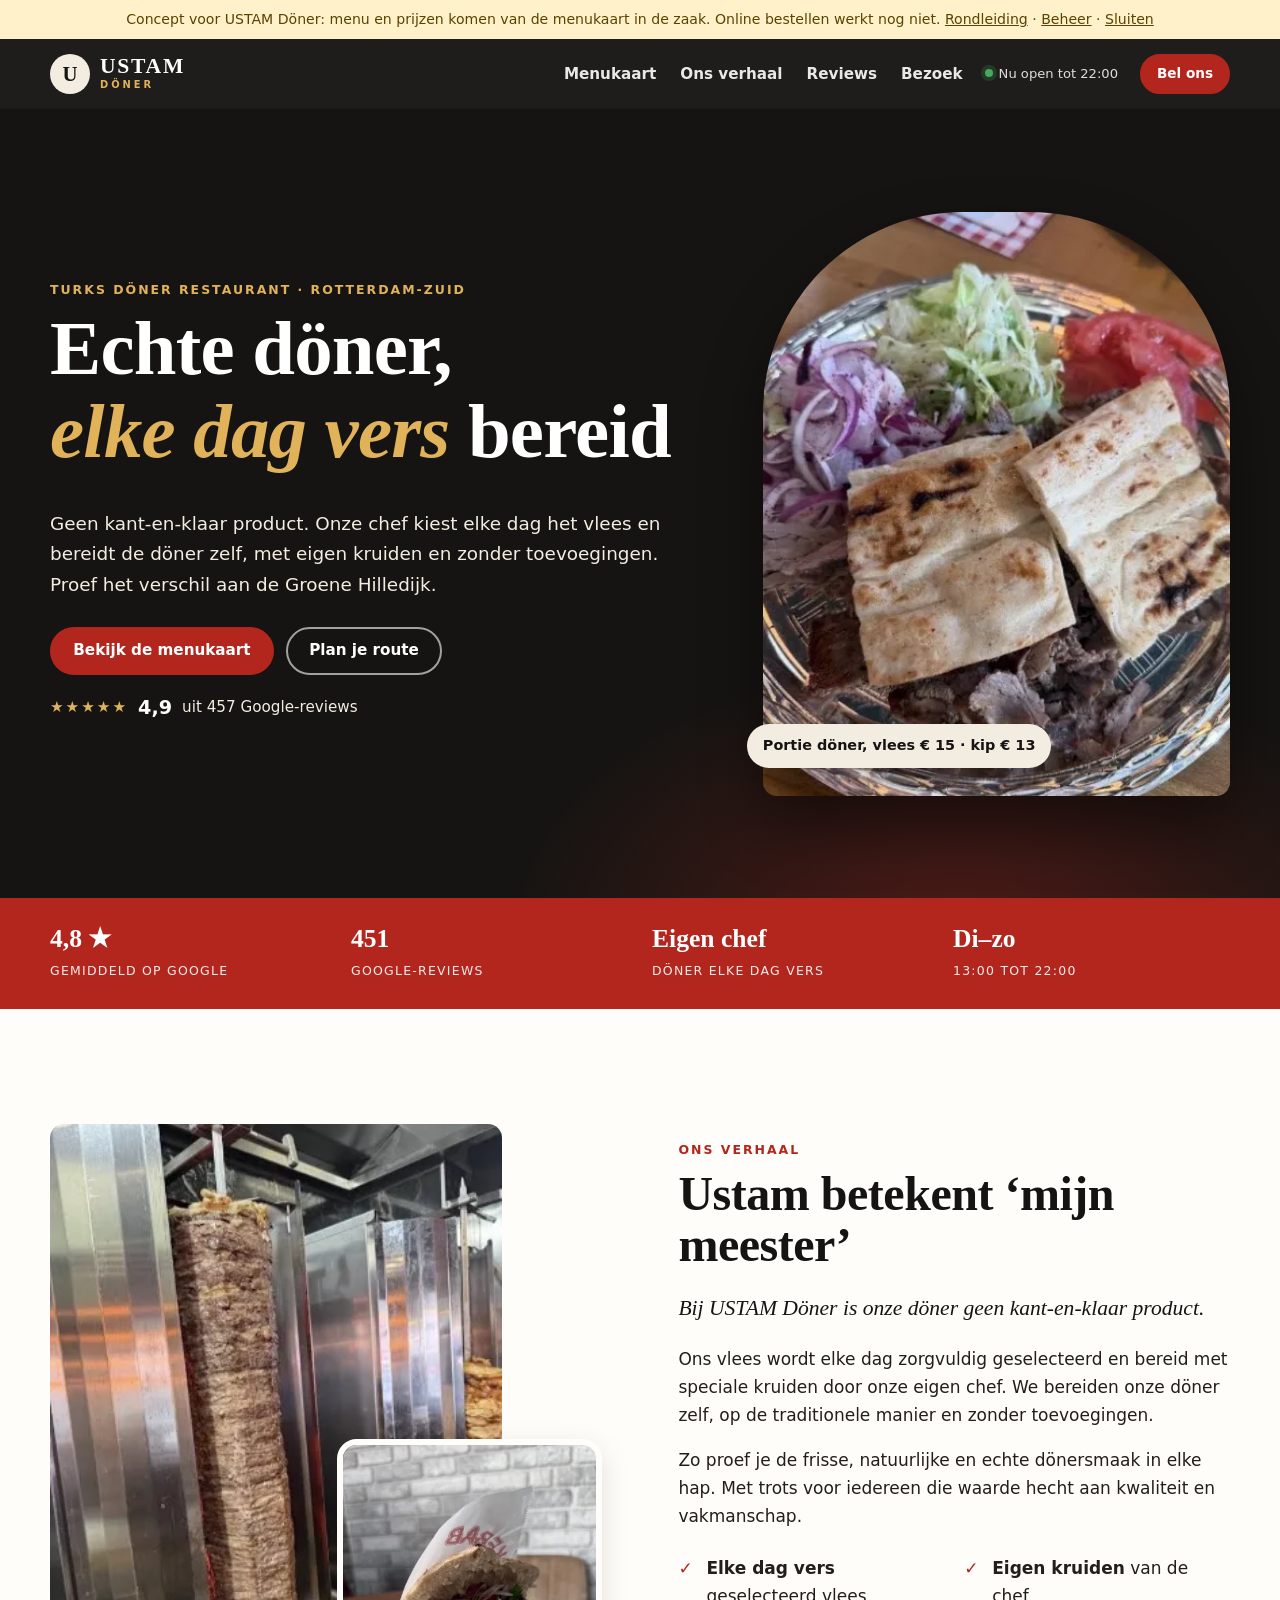
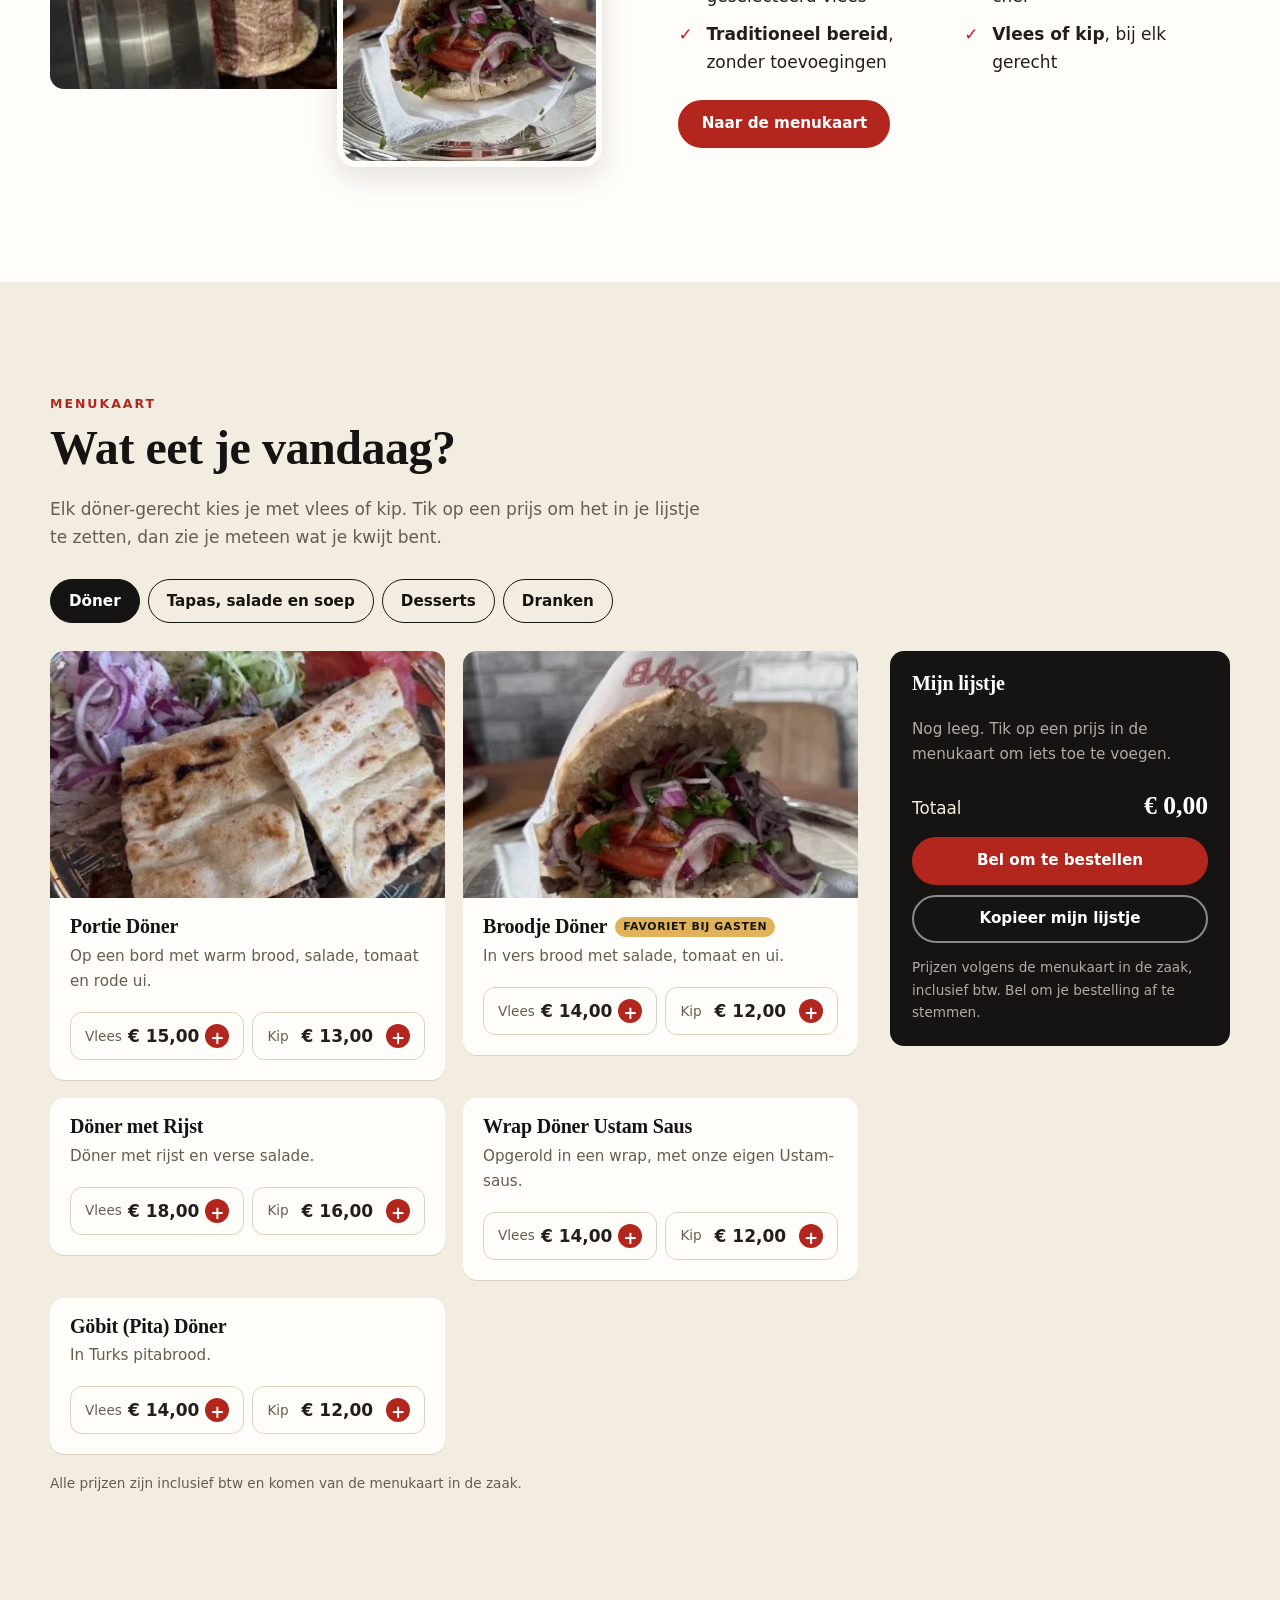
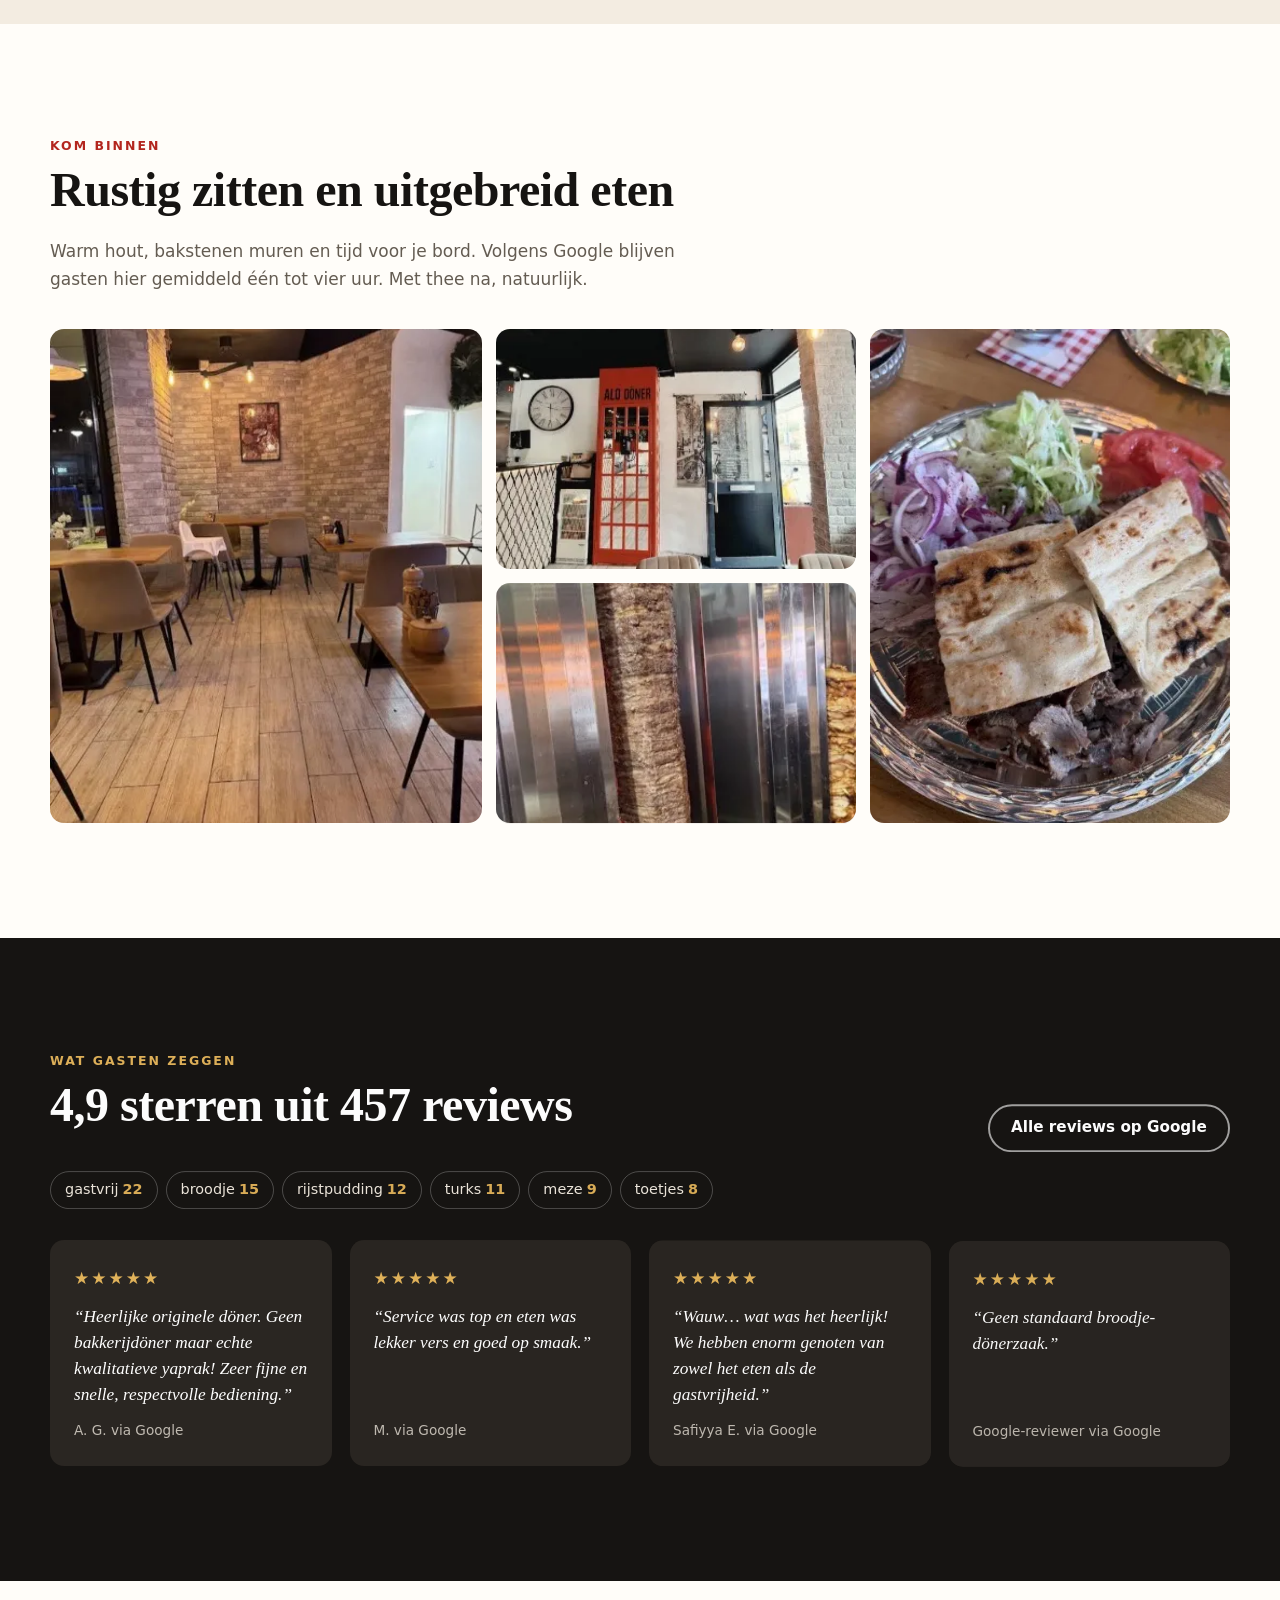
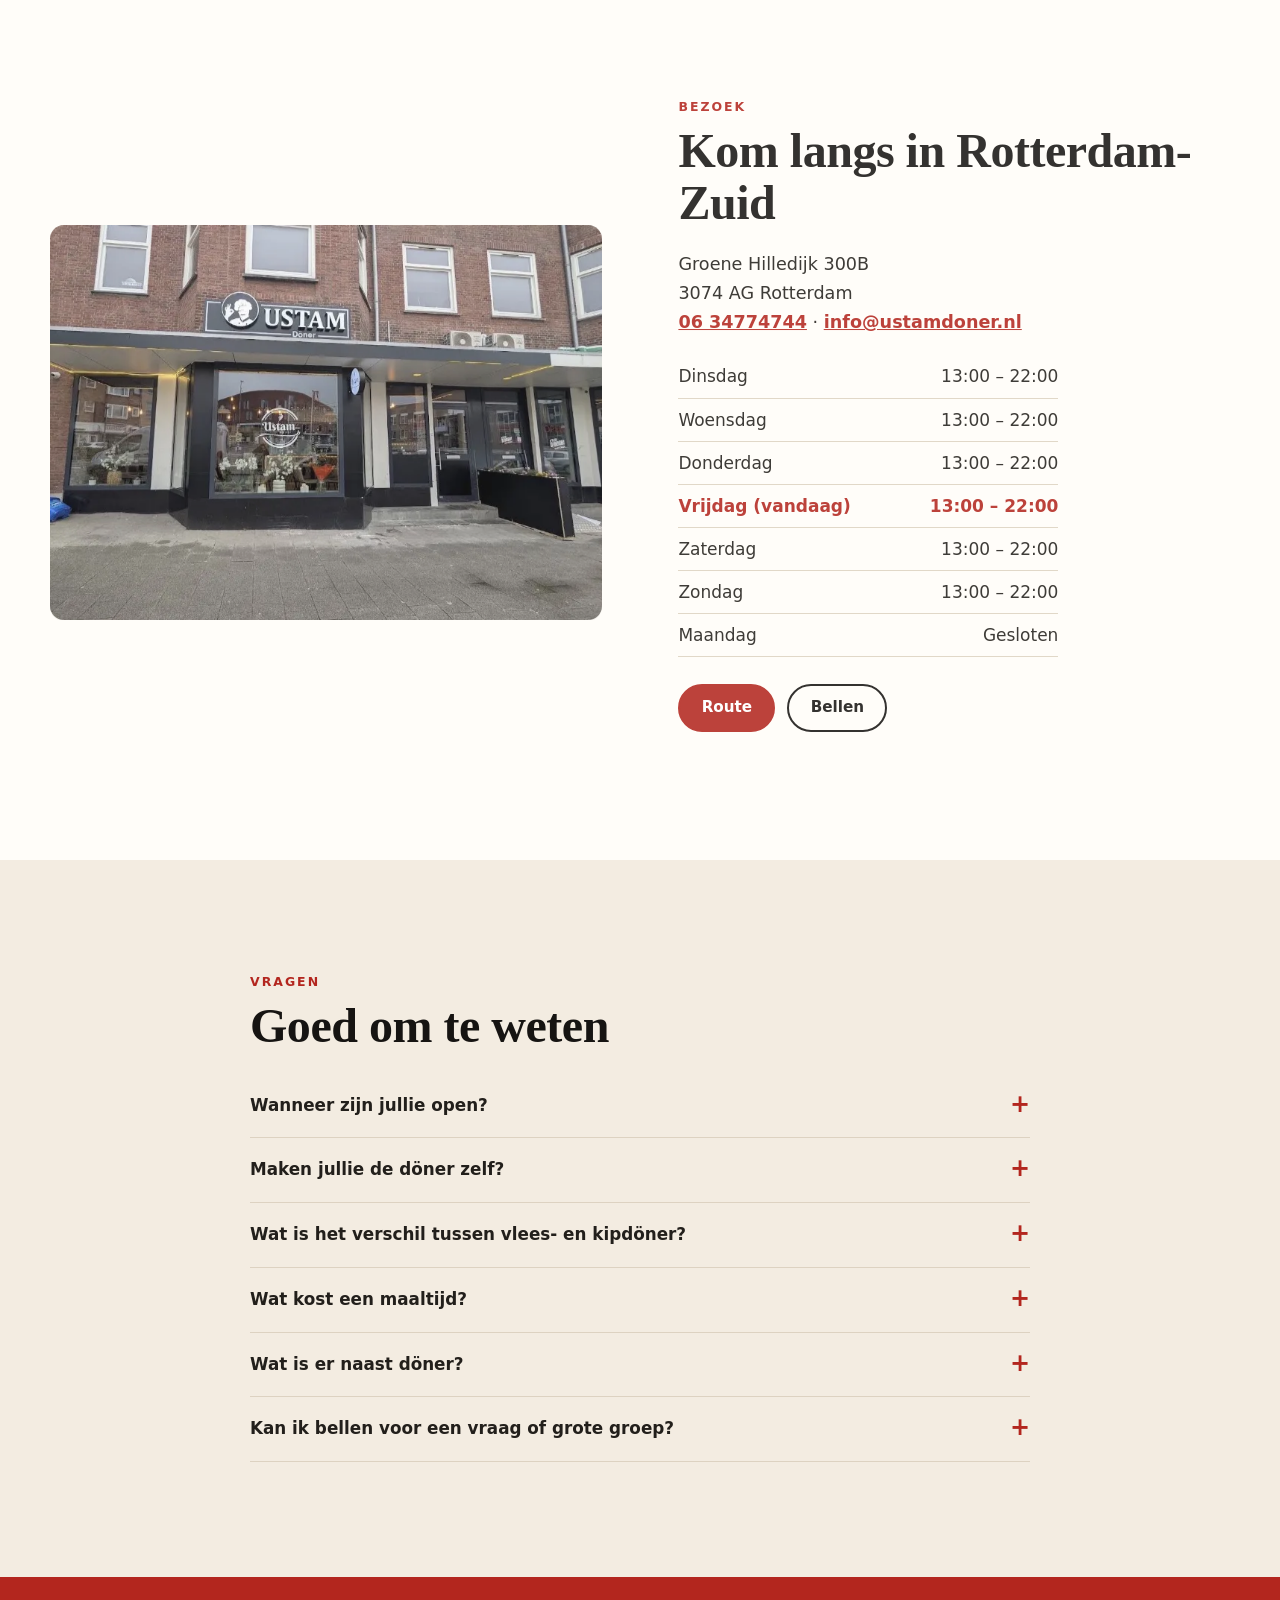
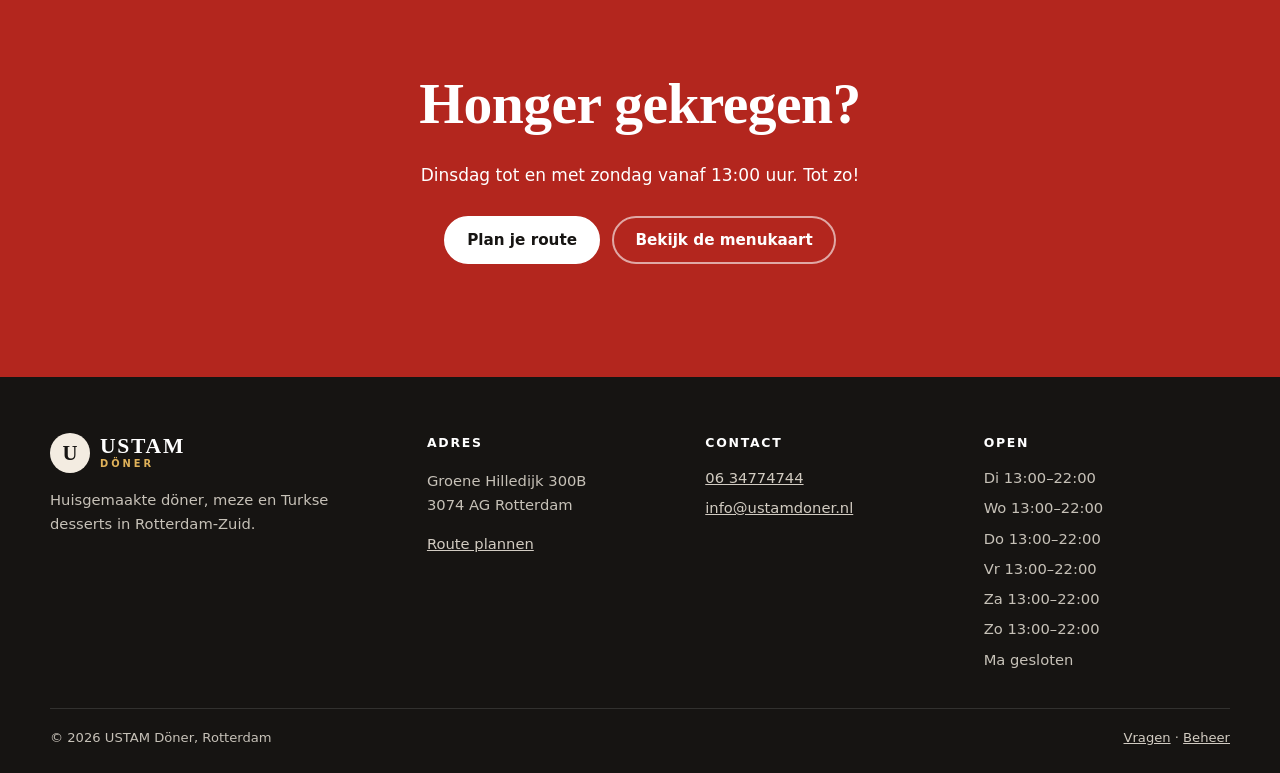
<file: index.html>
<!doctype html>
<html lang="nl">
<head>
  <meta charset="utf-8">
  <meta name="viewport" content="width=device-width, initial-scale=1">
  <title>USTAM Döner Rotterdam | Echte döner, elke dag vers bereid</title>
  <meta name="description" content="Huisgemaakte döner van vlees of kip, meze en Turkse rijstpudding aan de Groene Hilledijk in Rotterdam-Zuid. 4,9 sterren uit 457 Google-reviews. Di–zo 13:00–22:00.">
  <meta name="robots" content="noindex"><!-- demo: verwijderen bij livegang -->
  <link rel="canonical" href="https://www.ustamdoner.nl/">
  <meta property="og:title" content="USTAM Döner Rotterdam">
  <meta property="og:description" content="Echte döner, elke dag vers bereid door onze eigen chef.">
  <meta property="og:image" content="img/portie.jpg">
  <meta property="og:type" content="restaurant">
  <meta name="theme-color" content="#161412">
  <link rel="icon" href="data:image/svg+xml,%3Csvg xmlns='http://www.w3.org/2000/svg' viewBox='0 0 64 64'%3E%3Crect width='64' height='64' rx='14' fill='%23161412'/%3E%3Ctext x='32' y='44' font-family='Georgia,serif' font-size='34' font-weight='700' text-anchor='middle' fill='%23f3ece1'%3EU%3C/text%3E%3C/svg%3E">
  <link rel="stylesheet" href="vendor/lenis.css">
  <link rel="stylesheet" href="styles.css">
  <script src="site-data.js"></script>
</head>
<body>
  <a class="skip" href="#menu">Direct naar de menukaart</a>
  <div id="demobalk" class="demobalk" hidden></div>

  <header class="header" id="header">
    <div class="wrap header__in">
      <a href="#top" class="logo" aria-label="USTAM Döner, naar boven">
        <span class="logo__mark" aria-hidden="true">U</span>
        <span>USTAM<small>Döner</small></span>
      </a>
      <nav class="nav" id="nav" aria-label="Hoofdmenu">
        <a href="#menu">Menukaart</a>
        <a href="#verhaal">Ons verhaal</a>
        <a href="#reviews">Reviews</a>
        <a href="#bezoek">Bezoek</a>
      </nav>
      <span class="open-status" id="open-status" aria-live="polite"></span>
      <a class="knop knop--klein header__bel" data-tel>Bel ons</a>
      <button class="menuknop" id="menuknop" aria-expanded="false" aria-controls="nav">Menu</button>
    </div>
  </header>

  <main id="top">
    <!-- HERO -->
    <section class="hero">
      <div class="wrap hero__in">
        <div class="hero__tekst">
          <p class="eyebrow hero-in">TURKS DÖNER RESTAURANT · ROTTERDAM-ZUID</p>
          <h1 class="hero-in">Echte döner,<br><em>elke dag vers</em> bereid</h1>
          <p class="lead hero-in">Geen kant-en-klaar product. Onze chef kiest elke dag het vlees en bereidt de döner zelf, met eigen kruiden en zonder toevoegingen. Proef het verschil aan de Groene Hilledijk.</p>
          <div class="knoppen hero-in">
            <a class="knop" href="#menu">Bekijk de menukaart</a>
            <a class="knop knop--licht" data-route target="_blank" rel="noopener">Plan je route</a>
          </div>
          <a class="score hero-in" id="hero-score" target="_blank" rel="noopener"></a>
        </div>
        <figure class="hero__beeld hero-in">
          <picture><source srcset="img/portie.webp" type="image/webp"><img src="img/portie.jpg" alt="Portie döner met warm brood, salade, tomaat en rode ui" width="434" height="602" fetchpriority="high"></picture>
          <figcaption>Portie döner, vlees € 15 · kip € 13</figcaption>
        </figure>
      </div>
    </section>

    <!-- KERNCIJFERS -->
    <section class="cijfers" aria-label="In het kort">
      <div class="wrap cijfers__in">
        <div class="cijfer"><strong><span data-tel-op="4.9" data-decimalen="1">4,9</span> ★</strong><span>gemiddeld op Google</span></div>
        <div class="cijfer"><strong data-tel-op="457">457</strong><span>Google-reviews</span></div>
        <div class="cijfer"><strong>Eigen chef</strong><span>döner elke dag vers</span></div>
        <div class="cijfer"><strong>Di–zo</strong><span>13:00 tot 22:00</span></div>
      </div>
    </section>

    <!-- VERHAAL -->
    <section class="sectie" id="verhaal">
      <div class="wrap twee">
        <figure class="foto-stapel reveal">
          <picture><source srcset="img/spies.webp" type="image/webp"><img src="img/spies.jpg" alt="Verse döner aan het spit" width="334" height="422" loading="lazy"></picture>
          <picture class="foto-stapel__klein"><source srcset="img/broodje.webp" type="image/webp"><img src="img/broodje.jpg" alt="Broodje döner met tomaat, rode ui en peterselie" width="438" height="535" loading="lazy"></picture>
        </figure>
        <div class="reveal">
          <p class="eyebrow">ONS VERHAAL</p>
          <h2>Ustam betekent ‘mijn meester’</h2>
          <div id="verhaal-tekst" class="verhaal"></div>
          <ul class="vinkjes">
            <li><strong>Elke dag vers</strong> geselecteerd vlees</li>
            <li><strong>Eigen kruiden</strong> van de chef</li>
            <li><strong>Traditioneel bereid</strong>, zonder toevoegingen</li>
            <li><strong>Vlees of kip</strong>, bij elk gerecht</li>
          </ul>
          <a class="knop" href="#menu">Naar de menukaart</a>
        </div>
      </div>
    </section>

    <!-- MENU -->
    <section class="sectie sectie--creme" id="menu">
      <div class="wrap">
        <div class="kop-rij reveal">
          <div>
            <p class="eyebrow">MENUKAART</p>
            <h2>Wat eet je vandaag?</h2>
            <p class="intro">Elk döner-gerecht kies je met vlees of kip. Tik op een prijs om het in je lijstje te zetten, dan zie je meteen wat je kwijt bent.</p>
          </div>
        </div>
        <div class="tabs" role="tablist" aria-label="Menukaart" id="tabs"></div>
        <div class="menu-grid">
          <div id="menu-panelen"></div>
          <aside class="lijst" id="lijst" aria-labelledby="lijst-kop" data-lenis-prevent>
            <div class="lijst__kop">
              <h3 id="lijst-kop">Mijn lijstje</h3>
              <button class="lijst__sluit" id="lijst-sluit" type="button" aria-label="Lijstje sluiten">×</button>
            </div>
            <ul class="lijst__regels" id="lijst-regels" aria-live="polite"></ul>
            <p class="lijst__totaal"><span>Totaal</span><strong id="lijst-totaal">€ 0,00</strong></p>
            <a class="knop knop--blok" data-tel id="lijst-bel">Bel om te bestellen</a>
            <button class="knop knop--licht knop--blok" id="lijst-kopieer" type="button">Kopieer mijn lijstje</button>
            <p class="klein">Prijzen volgens de menukaart in de zaak, inclusief btw. Bel om je bestelling af te stemmen.</p>
          </aside>
        </div>
      </div>
      <button class="lijstbalk" id="lijstbalk" type="button" hidden aria-controls="lijst" aria-expanded="false"></button>
    </section>

    <!-- SFEER -->
    <section class="sectie" id="sfeer">
      <div class="wrap">
        <div class="reveal">
          <p class="eyebrow">KOM BINNEN</p>
          <h2>Rustig zitten en uitgebreid eten</h2>
          <p class="intro">Warm hout, bakstenen muren en tijd voor je bord. Volgens Google blijven gasten hier gemiddeld één tot vier uur. Met thee na, natuurlijk.</p>
        </div>
        <div class="galerij">
          <figure class="reveal"><picture><source srcset="img/interieur.webp" type="image/webp"><img src="img/interieur.jpg" alt="Het restaurant met houten tafels en bakstenen muren" width="450" height="626" loading="lazy"></picture></figure>
          <figure class="reveal"><picture><source srcset="img/entree.webp" type="image/webp"><img src="img/entree.jpg" alt="De rode telefooncel 'Alo Döner' bij de ingang" width="334" height="280" loading="lazy"></picture></figure>
          <figure class="reveal"><picture><source srcset="img/portie.webp" type="image/webp"><img src="img/portie.jpg" alt="Portie döner op een zilveren schaal" width="434" height="602" loading="lazy"></picture></figure>
          <figure class="reveal"><picture><source srcset="img/spies.webp" type="image/webp"><img src="img/spies.jpg" alt="Vlees- en kipdöner aan het spit" width="334" height="422" loading="lazy"></picture></figure>
        </div>
      </div>
    </section>

    <!-- REVIEWS -->
    <section class="sectie sectie--donker" id="reviews">
      <div class="wrap">
        <div class="reviews__kop reveal">
          <div>
            <p class="eyebrow">WAT GASTEN ZEGGEN</p>
            <h2>4,9 sterren uit 457 reviews</h2>
          </div>
          <a class="knop knop--licht-op-donker" id="reviews-link" target="_blank" rel="noopener">Alle reviews op Google</a>
        </div>
        <div class="tags reveal" id="review-tags" aria-label="Vaak genoemd in reviews"></div>
        <div class="reviews" id="reviews-lijst"></div>
      </div>
    </section>

    <!-- BEZOEK -->
    <section class="sectie" id="bezoek">
      <div class="wrap twee">
        <figure class="reveal bezoek__foto"><picture><source srcset="img/gevel.webp" type="image/webp"><img src="img/gevel.jpg" alt="De gevel van USTAM Döner aan de Groene Hilledijk" width="740" height="530" loading="lazy"></picture></figure>
        <div class="reveal">
          <p class="eyebrow">BEZOEK</p>
          <h2>Kom langs in Rotterdam-Zuid</h2>
          <address id="adres"></address>
          <table class="tijden" id="tijden" aria-label="Openingstijden"></table>
          <div class="knoppen">
            <a class="knop" data-route target="_blank" rel="noopener">Route</a>
            <a class="knop knop--licht" data-tel>Bellen</a>
          </div>
        </div>
      </div>
    </section>

    <!-- FAQ -->
    <section class="sectie sectie--creme" id="vragen">
      <div class="wrap smal">
        <p class="eyebrow">VRAGEN</p>
        <h2>Goed om te weten</h2>
        <div class="faq" id="faq"></div>
      </div>
    </section>

    <section class="slot">
      <div class="wrap">
        <h2>Honger gekregen?</h2>
        <p>Dinsdag tot en met zondag vanaf 13:00 uur. Tot zo!</p>
        <div class="knoppen knoppen--midden">
          <a class="knop knop--wit" data-route target="_blank" rel="noopener">Plan je route</a>
          <a class="knop knop--licht-op-donker" href="#menu">Bekijk de menukaart</a>
        </div>
      </div>
    </section>
  </main>

  <footer class="footer">
    <div class="wrap footer__in" id="footer"></div>
    <div class="wrap footer__onder" id="footer-onder"></div>
  </footer>

  <div class="toast" id="toast" role="status" aria-live="polite" hidden></div>

  <script src="vendor/gsap.min.js" defer></script>
  <script src="vendor/ScrollTrigger.min.js" defer></script>
  <script src="vendor/lenis.min.js" defer></script>
  <script src="app.js" defer></script>
</body>
</html>
</file>
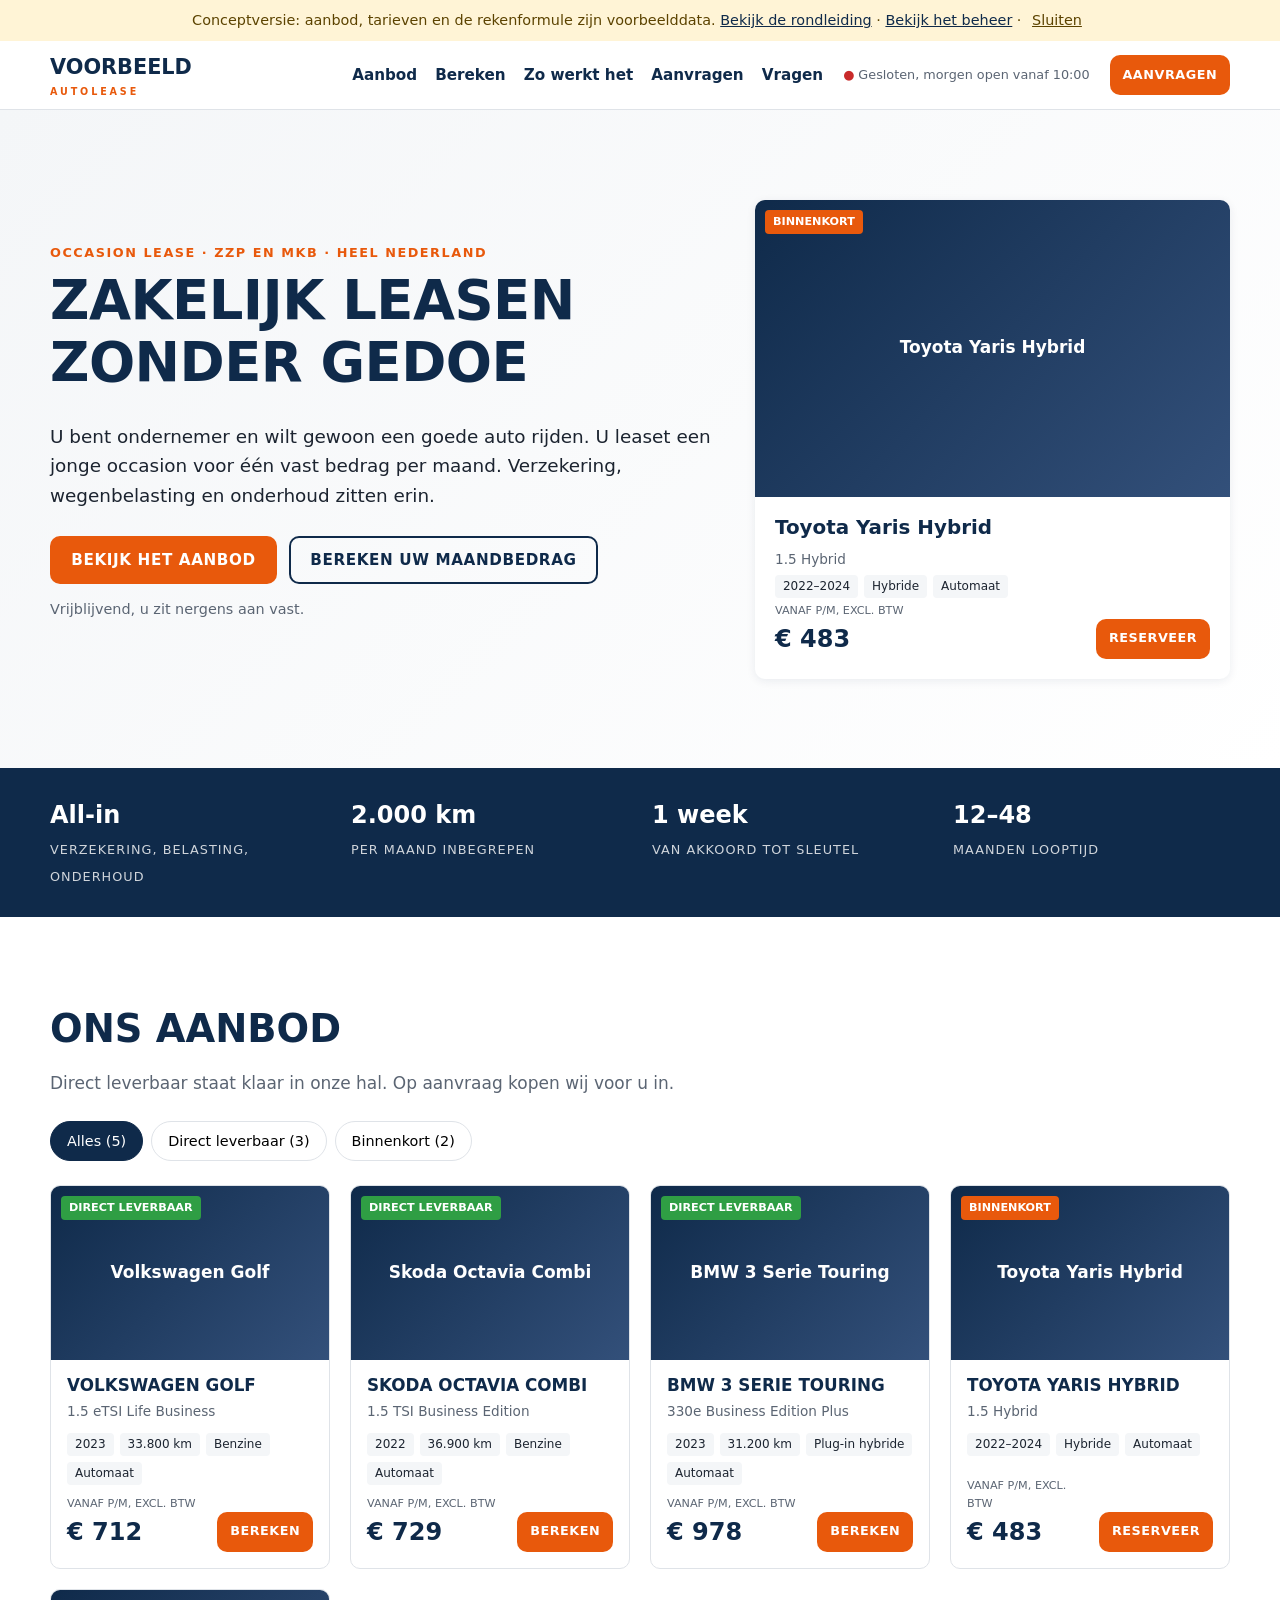
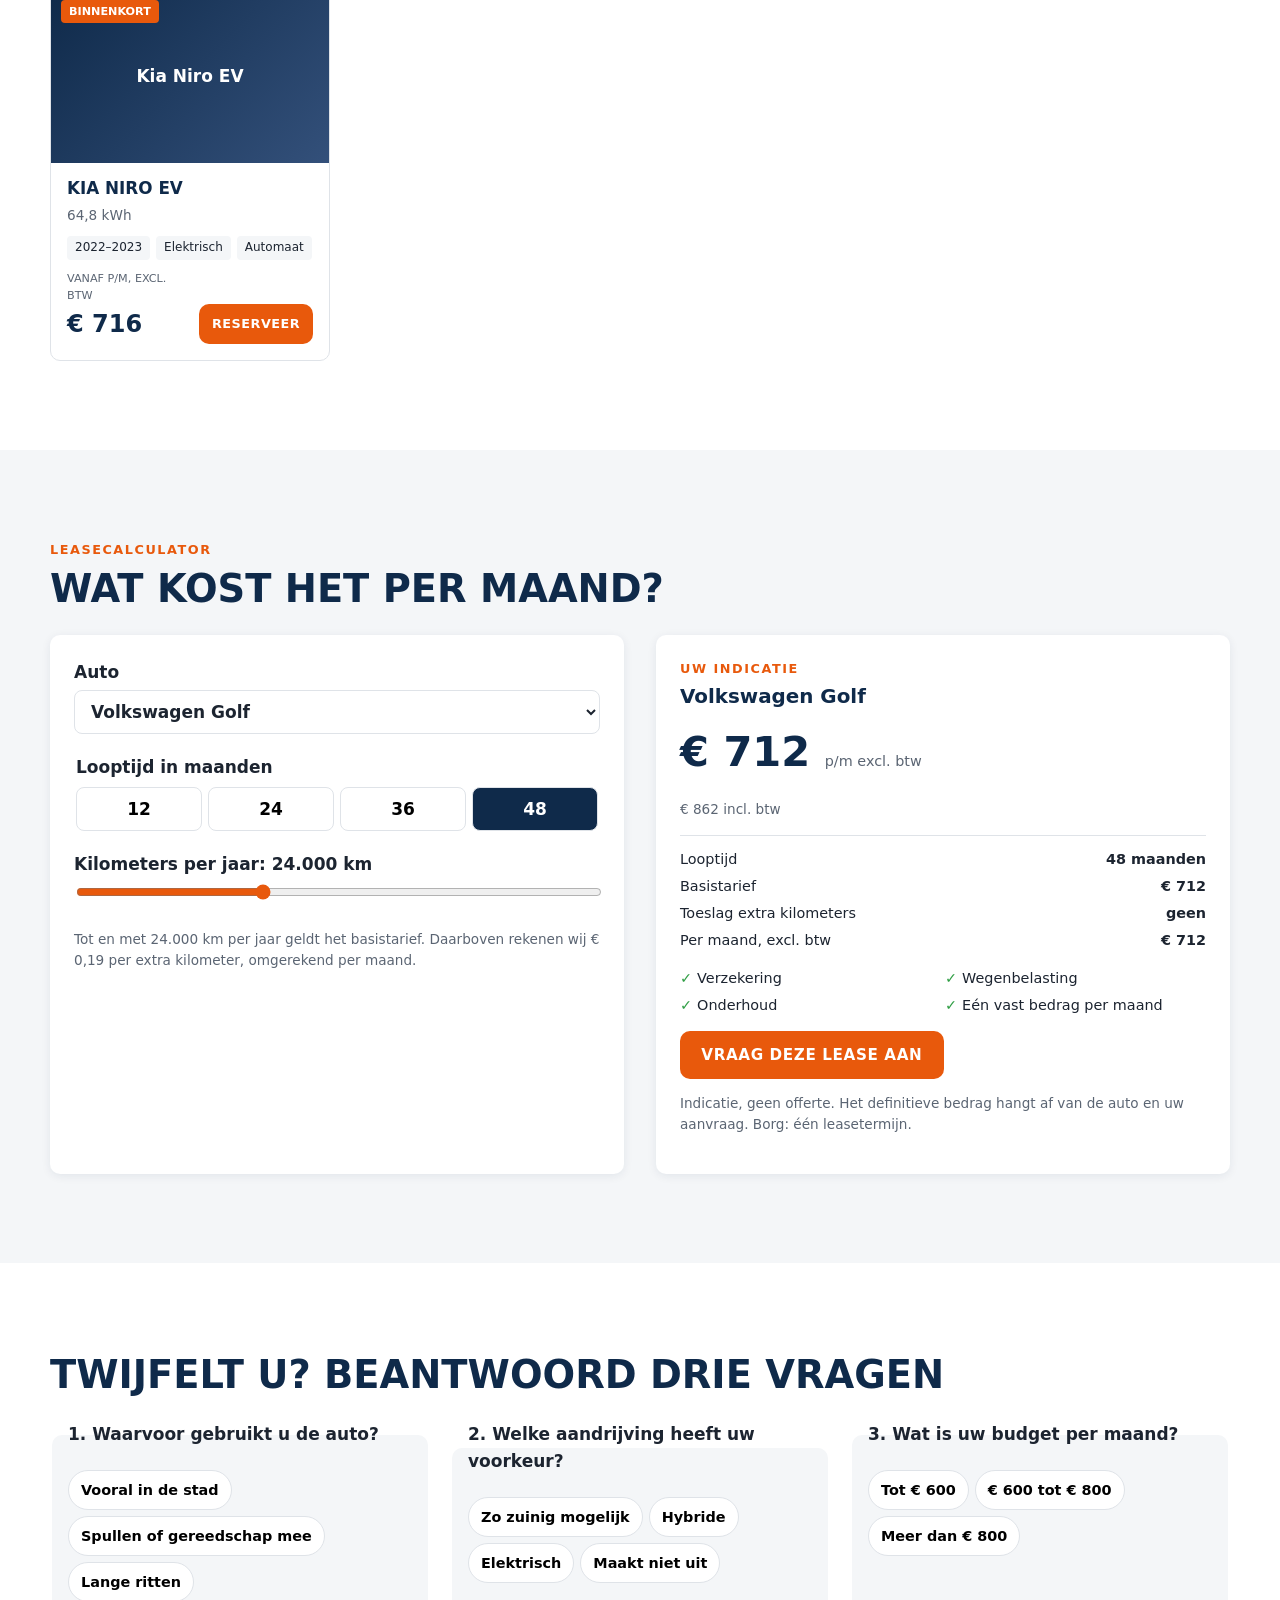
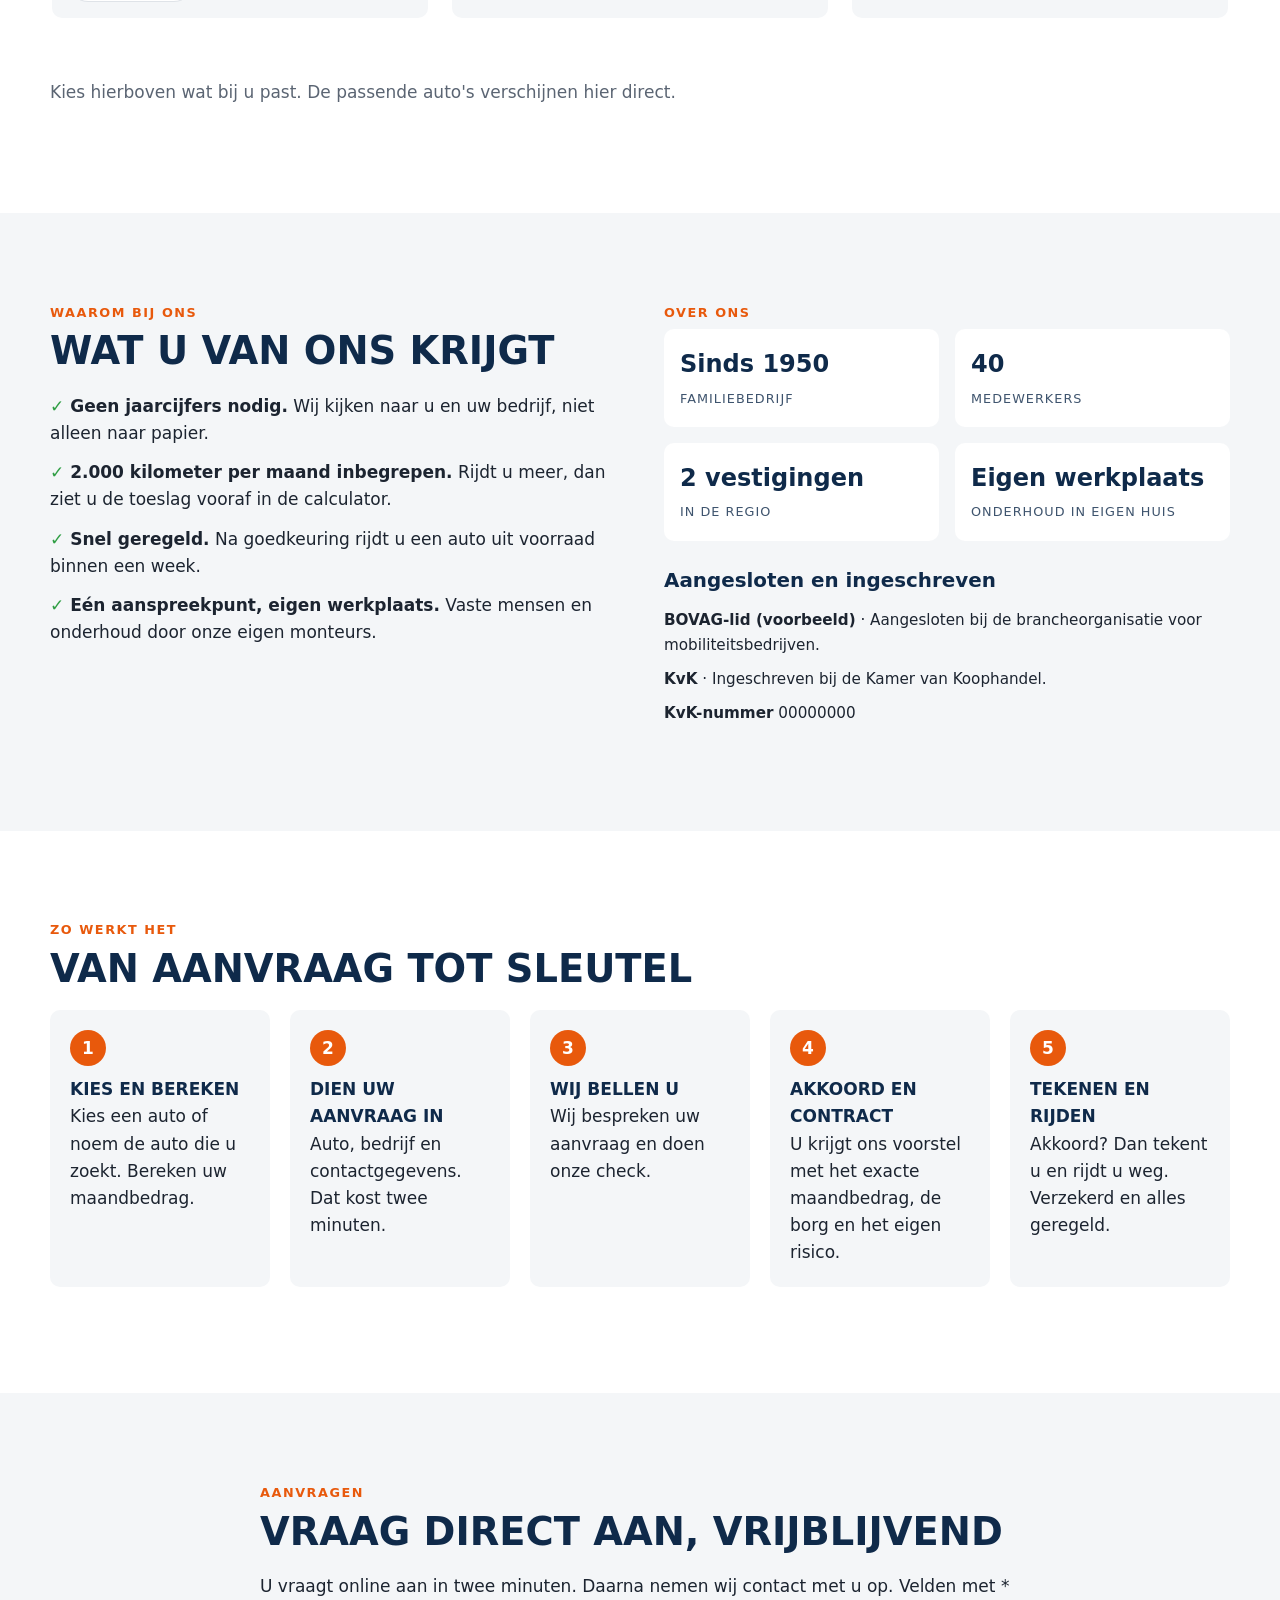
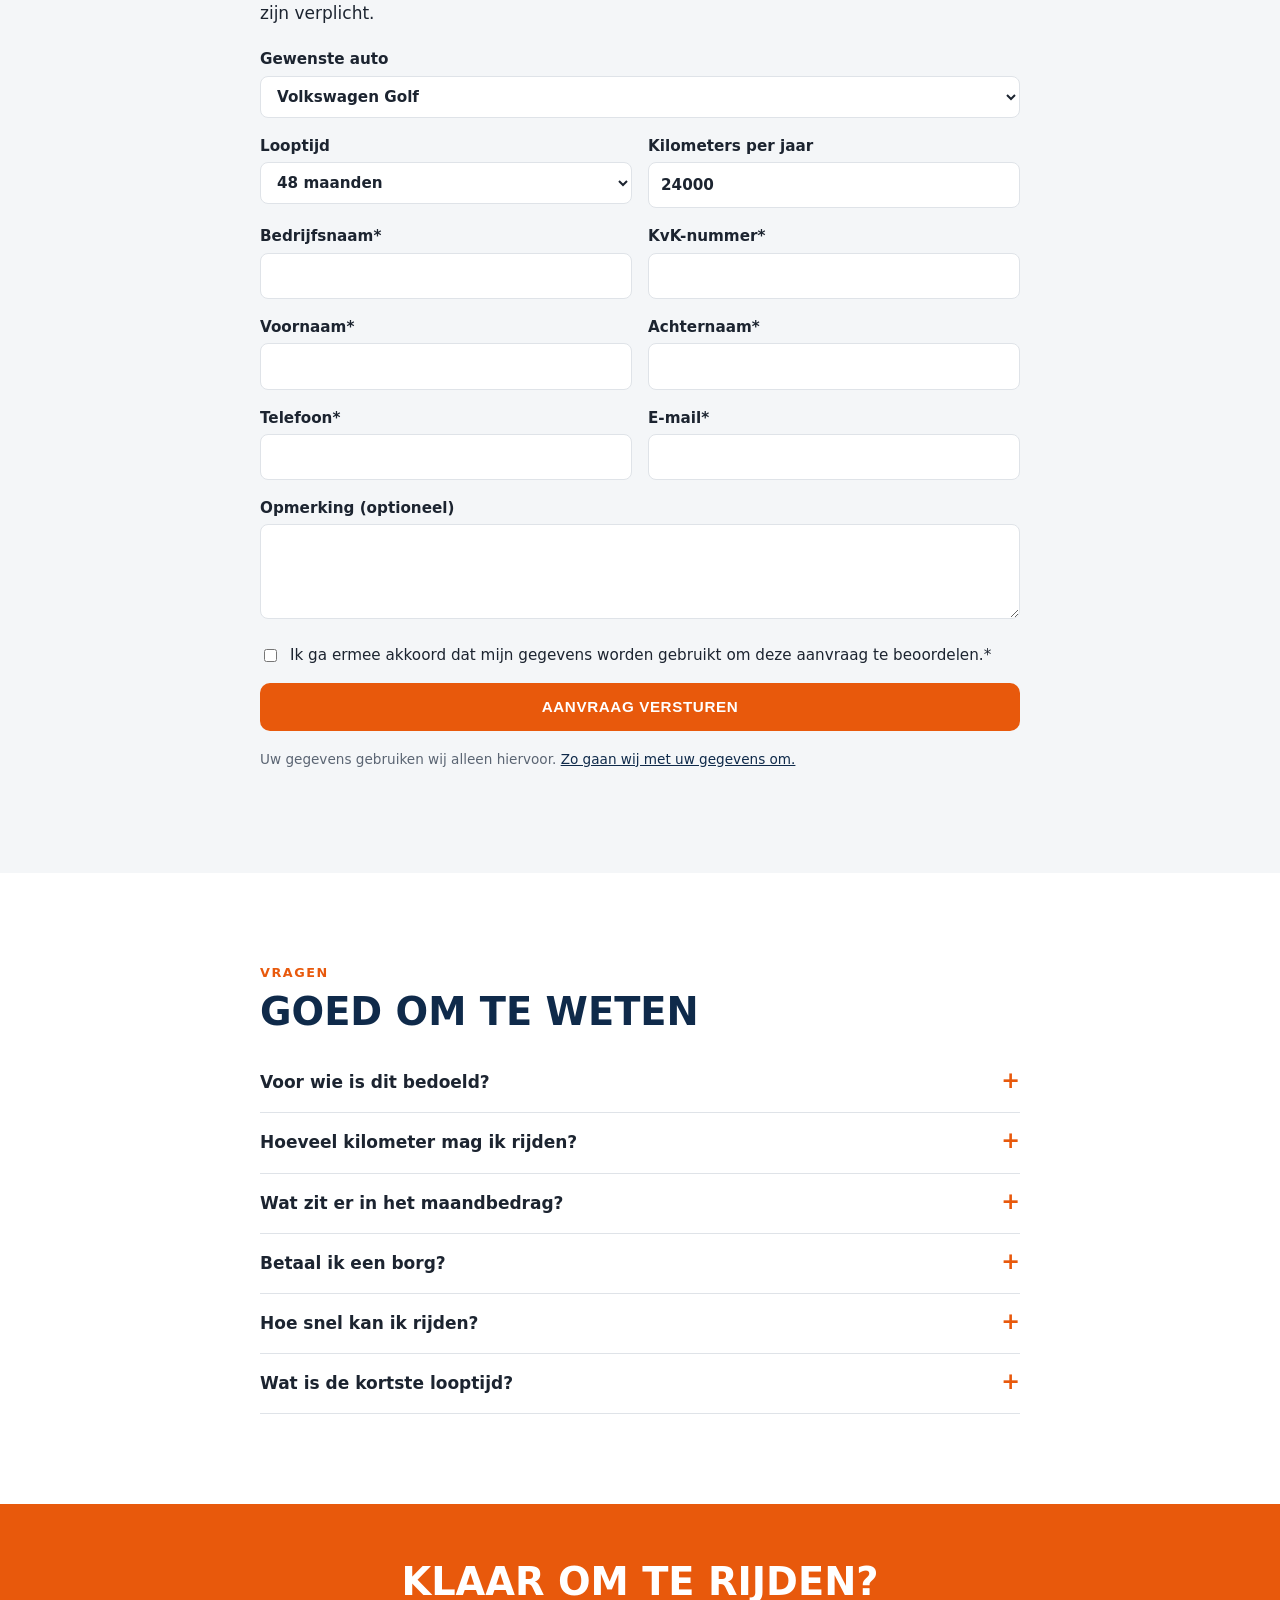
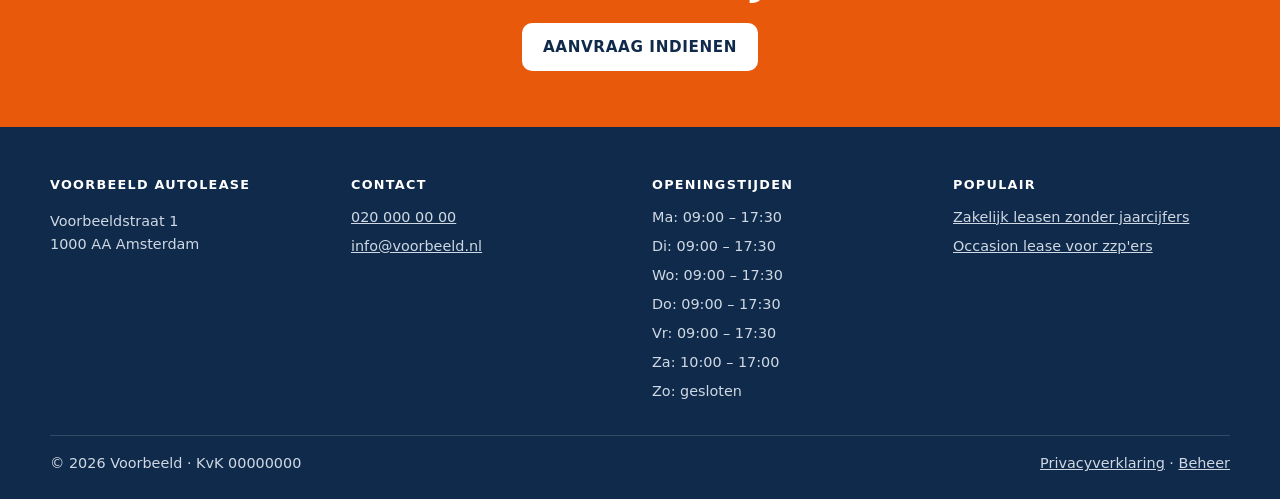
<file: .claude/skills/bedrijfssite-bouwen/template/index.html>
<!doctype html>
<html lang="nl">
<head>
  <meta charset="utf-8">
  <meta name="viewport" content="width=device-width, initial-scale=1">
  <title>Zakelijk leasen zonder gedoe | Voorbeeld Autolease</title>
  <meta name="description" content="Lease een jonge occasion voor één vast bedrag per maand, all-in. Bereken direct uw maandbedrag en vraag vrijblijvend aan.">
  <meta name="robots" content="noindex"><!-- demo: verwijderen bij livegang -->
  <meta property="og:title" content="Zakelijk leasen zonder gedoe">
  <meta property="og:type" content="website">
  <link rel="stylesheet" href="styles.css">
  <script src="site-data.js"></script>
</head>
<body>
  <div id="demobalk" class="demobalk" hidden></div>

  <header class="header">
    <div class="wrap header__in">
      <a href="#top" class="logo" id="logo"></a>
      <nav class="nav" id="nav" aria-label="Hoofdmenu"></nav>
      <span class="open-status" id="open-status" aria-live="polite"></span>
      <a href="#aanvragen" class="knop knop--klein">Aanvragen</a>
      <button class="menuknop" id="menuknop" aria-expanded="false" aria-controls="nav">Menu</button>
    </div>
  </header>

  <main id="top">
    <section class="hero">
      <div class="wrap hero__in">
        <div>
          <p class="eyebrow" data-veld="hero.eyebrow"></p>
          <h1 data-veld="hero.kop"></h1>
          <p class="lead" data-veld="hero.tekst"></p>
          <div class="knoppen" id="hero-knoppen"></div>
          <p class="drempel" data-veld="hero.drempel"></p>
        </div>
        <aside class="uitgelicht" id="uitgelicht" aria-label="Uitgelicht"></aside>
      </div>
    </section>

    <section class="cijfers" aria-label="Kerncijfers"><div class="wrap grid4" id="kerncijfers"></div></section>

    <section class="sectie" id="aanbod">
      <div class="wrap">
        <h2 data-veld="aanbodTitel"></h2>
        <p class="intro" data-veld="aanbodIntro"></p>
        <div class="tabs" role="tablist" id="filters"></div>
        <div class="kaarten" id="kaarten"></div>
      </div>
    </section>

    <section class="sectie sectie--licht" id="bereken">
      <div class="wrap">
        <p class="eyebrow">LEASECALCULATOR</p>
        <h2 data-veld="calculator.titel"></h2>
        <div class="calc">
          <form class="calc__invoer" id="calc" onsubmit="return false">
            <label>Auto <select id="calc-product"></select></label>
            <fieldset><legend>Looptijd in maanden</legend><div class="segment" id="calc-looptijd"></div></fieldset>
            <label>Kilometers per jaar: <strong id="calc-km-label"></strong>
              <input type="range" id="calc-km"></label>
            <p class="klein" id="calc-km-uitleg"></p>
          </form>
          <div class="calc__uitkomst" aria-live="polite">
            <p class="eyebrow">UW INDICATIE</p>
            <h3 id="calc-naam"></h3>
            <p class="bedrag"><span id="calc-totaal"></span> <small>p/m excl. btw</small></p>
            <p class="klein" id="calc-incl"></p>
            <dl class="opbouw" id="calc-opbouw"></dl>
            <ul class="vinkjes" id="calc-inbegrepen"></ul>
            <a class="knop" id="calc-cta" href="#aanvragen">Vraag deze lease aan</a>
            <p class="klein" data-veld="calculator.kleineLetters"></p>
          </div>
        </div>
      </div>
    </section>

    <section class="sectie" id="keuzehulp">
      <div class="wrap">
        <h2 data-veld="keuzehulp.titel"></h2>
        <div id="kh-vragen" class="kh"></div>
        <div id="kh-resultaat" class="kaarten" aria-live="polite"></div>
      </div>
    </section>

    <section class="sectie sectie--licht">
      <div class="wrap twee">
        <div><p class="eyebrow">WAAROM BIJ ONS</p><h2>Wat u van ons krijgt</h2><ul class="voordelen" id="voordelen"></ul></div>
        <div><p class="eyebrow">OVER ONS</p><div class="grid2" id="over-ons"></div>
          <h3 class="mt">Aangesloten en ingeschreven</h3><ul class="keurmerken" id="keurmerken"></ul></div>
      </div>
    </section>

    <section class="sectie" id="werkwijze">
      <div class="wrap"><p class="eyebrow">ZO WERKT HET</p><h2>Van aanvraag tot sleutel</h2><ol class="stappen" id="stappen"></ol></div>
    </section>

    <section class="sectie sectie--licht" id="aanvragen">
      <div class="wrap smal">
        <p class="eyebrow">AANVRAGEN</p>
        <h2>Vraag direct aan, vrijblijvend</h2>
        <p>U vraagt online aan in twee minuten. Daarna nemen wij contact met u op. Velden met * zijn verplicht.</p>
        <form class="formulier" id="aanvraag" data-demo novalidate>
          <input type="text" name="website" class="honeypot" tabindex="-1" autocomplete="off" aria-hidden="true">
          <label>Gewenste auto <select name="auto" id="f-auto"></select></label>
          <div class="rij">
            <label>Looptijd <select name="looptijd" id="f-looptijd"></select></label>
            <label>Kilometers per jaar <input name="km" id="f-km" inputmode="numeric"></label>
          </div>
          <div class="rij">
            <label>Bedrijfsnaam* <input name="bedrijf" required autocomplete="organization"></label>
            <label>KvK-nummer* <input name="kvk" required pattern="[0-9]{8}" inputmode="numeric" title="8 cijfers"></label>
          </div>
          <div class="rij">
            <label>Voornaam* <input name="voornaam" required autocomplete="given-name"></label>
            <label>Achternaam* <input name="achternaam" required autocomplete="family-name"></label>
          </div>
          <div class="rij">
            <label>Telefoon* <input name="telefoon" type="tel" required autocomplete="tel" pattern="(\+31|0031|0)[1-9][0-9 \-]{7,11}"></label>
            <label>E-mail* <input name="email" type="email" required autocomplete="email"></label>
          </div>
          <label>Opmerking (optioneel) <textarea name="opmerking" rows="3"></textarea></label>
          <label class="check"><input type="checkbox" name="akkoord" required> Ik ga ermee akkoord dat mijn gegevens worden gebruikt om deze aanvraag te beoordelen.*</label>
          <button class="knop" type="submit">Aanvraag versturen</button>
          <p class="klein">Uw gegevens gebruiken wij alleen hiervoor. <a href="#privacy">Zo gaan wij met uw gegevens om.</a></p>
          <p class="melding" id="f-melding" role="status" hidden></p>
        </form>
      </div>
    </section>

    <section class="sectie" id="vragen">
      <div class="wrap smal"><p class="eyebrow">VRAGEN</p><h2>Goed om te weten</h2><div class="faq" id="faq"></div></div>
    </section>

    <section class="slot"><div class="wrap"><h2 id="slot-kop"></h2><a class="knop knop--wit" id="slot-cta"></a></div></section>
  </main>

  <footer class="footer">
    <div class="wrap grid4" id="footer"></div>
    <div class="wrap footer__onder" id="footer-onder"></div>
  </footer>

  <script src="app.js"></script>
</body>
</html>
</file>
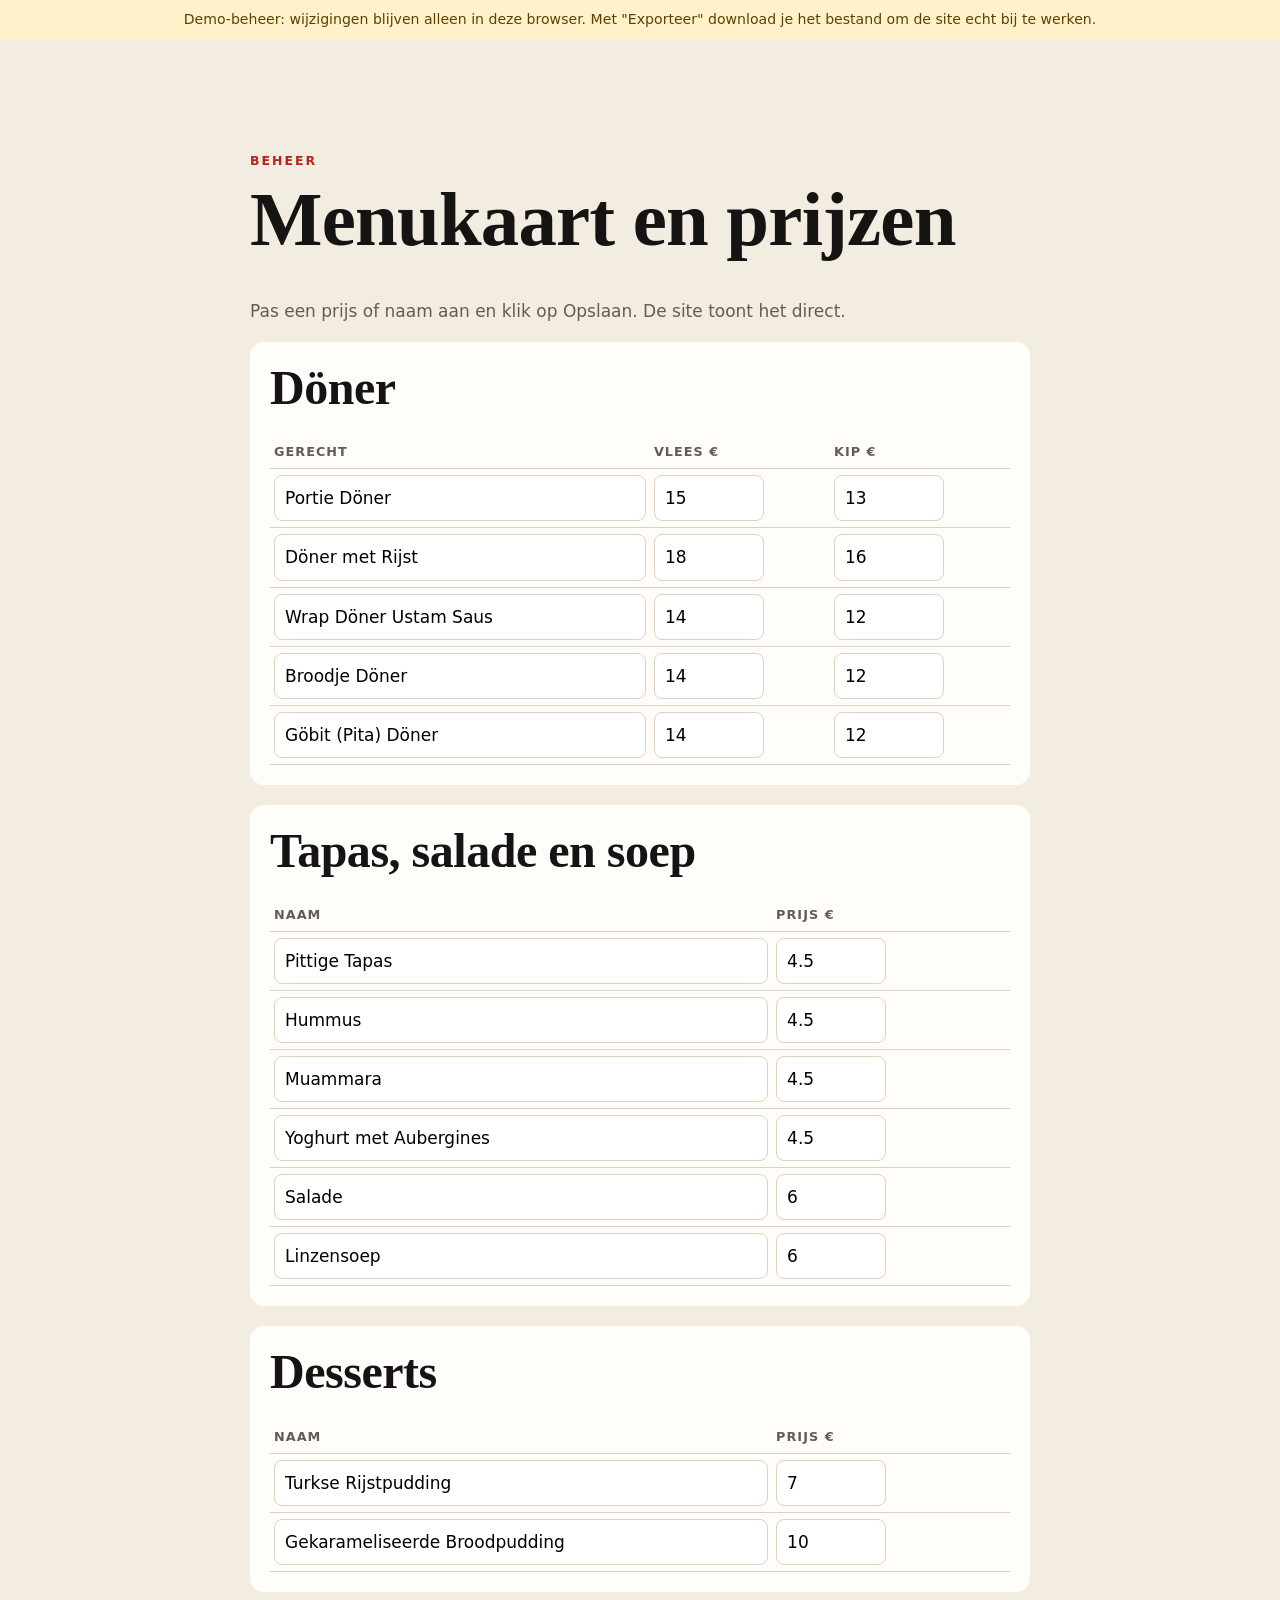
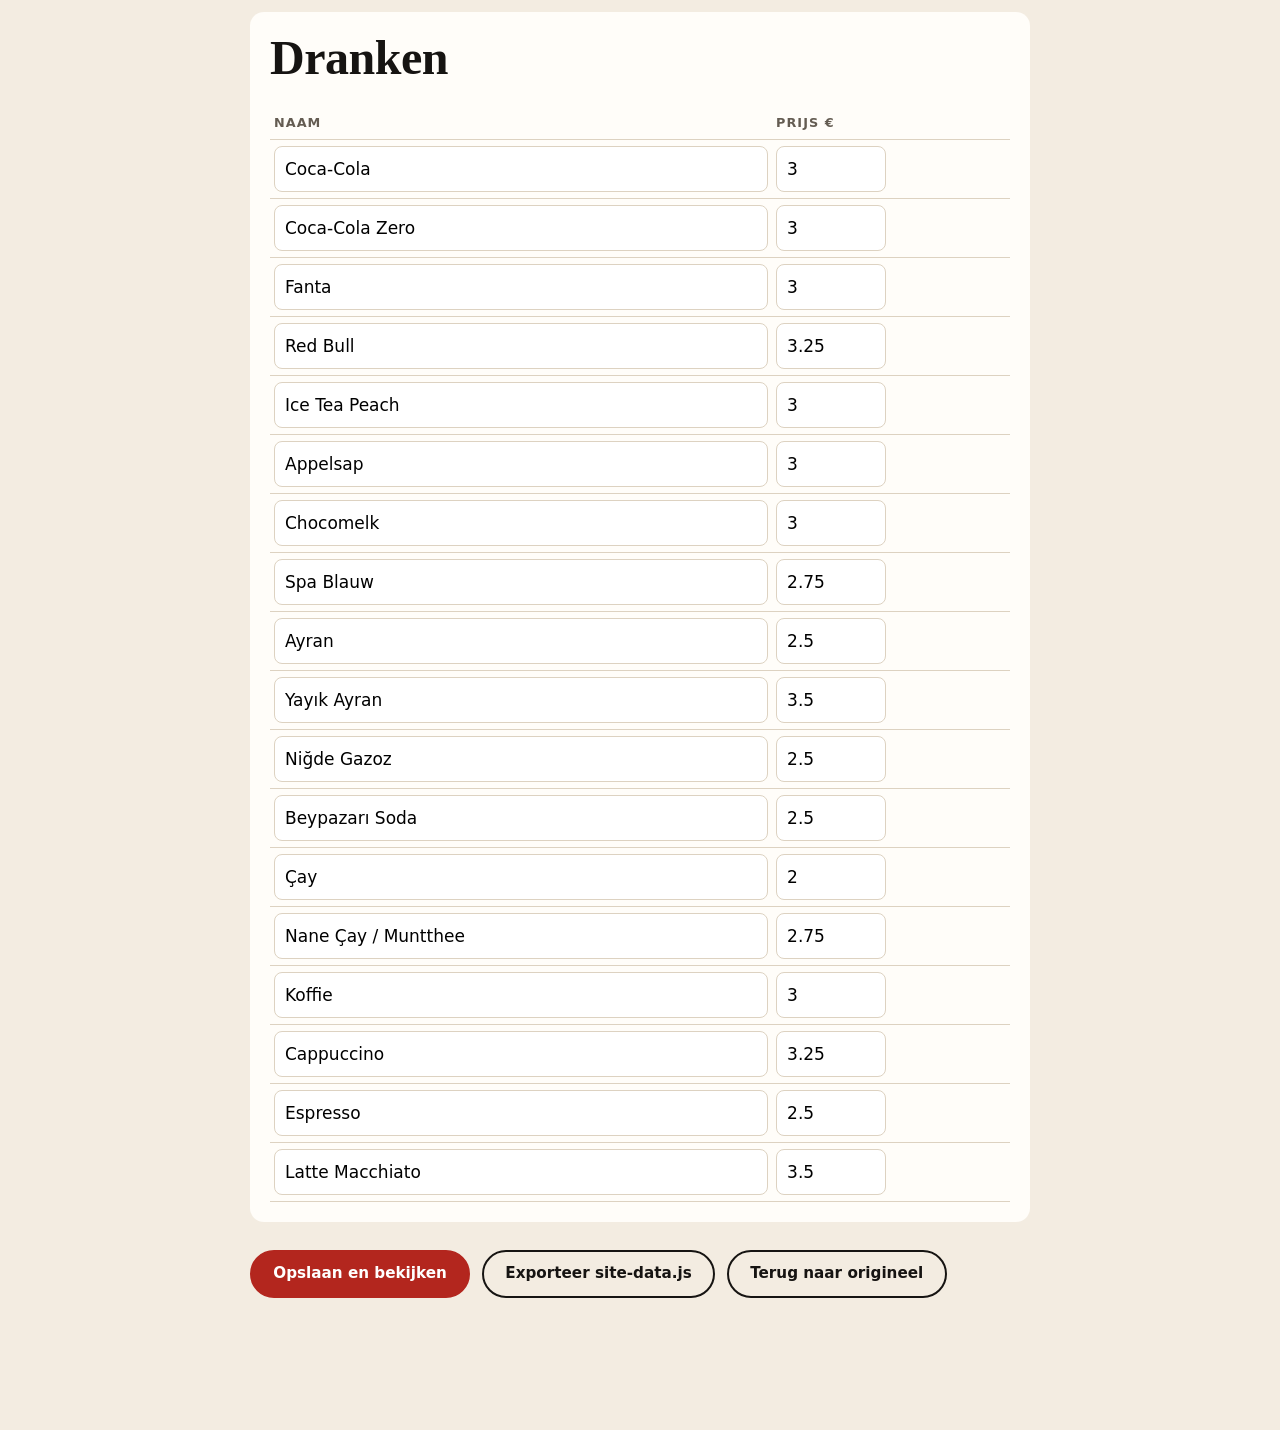
<file: beheer.html>
<!doctype html>
<html lang="nl">
<head>
  <meta charset="utf-8">
  <meta name="viewport" content="width=device-width, initial-scale=1">
  <meta name="robots" content="noindex">
  <title>Beheer · USTAM Döner</title>
  <link rel="stylesheet" href="styles.css">
  <script src="site-data.js"></script>
  <style>
    body { background: var(--creme); }
    .kaart { background: var(--wit); border-radius: var(--radius); padding: 20px; margin-bottom: 20px; }
    table { width: 100%; border-collapse: collapse; }
    th, td { text-align: left; padding: 6px 4px; border-bottom: 1px solid var(--lijn); }
    th { font-size: .8rem; text-transform: uppercase; letter-spacing: .08em; color: var(--zacht); }
    input { width: 100%; font: inherit; padding: 8px 10px; border: 1px solid var(--lijn); border-radius: 8px; background: #fff; }
    input[type="number"] { max-width: 110px; }
    .tabel { overflow-x: auto; }
    .melding { background: #ebfbee; border: 1px solid #b2f2bb; padding: 12px 16px; border-radius: 8px; }
  </style>
</head>
<body>
  <div class="demobalk">Demo-beheer: wijzigingen blijven alleen in deze browser. Met "Exporteer" download je het bestand om de site echt bij te werken.</div>
  <main class="sectie"><div class="wrap smal">
    <p class="eyebrow">BEHEER</p>
    <h1>Menukaart en prijzen</h1>
    <p class="intro">Pas een prijs of naam aan en klik op Opslaan. De site toont het direct.</p>
    <div id="secties"></div>
    <div class="knoppen">
      <button class="knop" id="opslaan" type="button">Opslaan en bekijken</button>
      <button class="knop knop--licht" id="export" type="button">Exporteer site-data.js</button>
      <button class="knop knop--licht" id="reset" type="button">Terug naar origineel</button>
    </div>
    <p class="melding" id="melding" role="status" hidden></p>
  </div></main>
  <script>
  (function () {
    let S;
    try { S = JSON.parse(localStorage.getItem("ustam-site-data")) || window.SITE; } catch (e) { S = window.SITE; }
    S = JSON.parse(JSON.stringify(S));
    const $ = (s) => document.querySelector(s);
    const esc = (s) => String(s ?? "").replace(/[&<>"]/g, (c) => ({ "&": "&amp;", "<": "&lt;", ">": "&gt;", '"': "&quot;" }[c]));
    const num = (v, pad) => `<input type="number" step="0.05" min="0" value="${v}" data-pad="${pad}" aria-label="Prijs">`;
    const tekst = (v, pad) => `<input value="${esc(v)}" data-pad="${pad}" aria-label="Naam">`;

    $("#secties").innerHTML =
      `<section class="kaart"><h2>Döner</h2><div class="tabel"><table><thead><tr><th>Gerecht</th><th>Vlees €</th><th>Kip €</th></tr></thead><tbody>` +
      S.doner.map((g, i) => `<tr><td>${tekst(g.naam, `doner.${i}.naam`)}</td><td>${num(g.vlees, `doner.${i}.vlees`)}</td><td>${num(g.kip, `doner.${i}.kip`)}</td></tr>`).join("") +
      `</tbody></table></div></section>` +
      S.menu.map((c, ci) => `<section class="kaart"><h2>${esc(c.titel)}</h2><div class="tabel"><table><thead><tr><th>Naam</th><th>Prijs €</th></tr></thead><tbody>` +
        c.items.map((it, ii) => `<tr><td>${tekst(it.naam, `menu.${ci}.items.${ii}.naam`)}</td><td>${num(it.prijs, `menu.${ci}.items.${ii}.prijs`)}</td></tr>`).join("") +
        `</tbody></table></div></section>`).join("");

    function lees() {
      document.querySelectorAll("[data-pad]").forEach((el) => {
        const delen = el.dataset.pad.split("."), sleutel = delen.pop();
        const doel = delen.reduce((o, k) => o[k], S);
        doel[sleutel] = el.type === "number" ? Math.round(parseFloat(el.value || 0) * 100) / 100 : el.value.trim();
      });
    }
    const melding = (t) => { const m = $("#melding"); m.hidden = false; m.textContent = t; };
    $("#opslaan").onclick = () => {
      lees();
      try { localStorage.setItem("ustam-site-data", JSON.stringify(S)); location.href = "index.html#menu"; }
      catch (e) { melding("Opslaan lukt niet in deze browser. Gebruik Exporteer."); }
    };
    $("#export").onclick = () => {
      lees();
      const blob = new Blob(["window.SITE = " + JSON.stringify(S, null, 2) + ";\n"], { type: "text/javascript" });
      const a = Object.assign(document.createElement("a"), { href: URL.createObjectURL(blob), download: "site-data.js" });
      a.click(); setTimeout(() => URL.revokeObjectURL(a.href), 1000);
      melding("site-data.js gedownload. Vervang daarmee het bestand op de server.");
    };
    $("#reset").onclick = () => { try { localStorage.removeItem("ustam-site-data"); } catch (e) {} location.reload(); };
  })();
  </script>
</body>
</html>
</file>
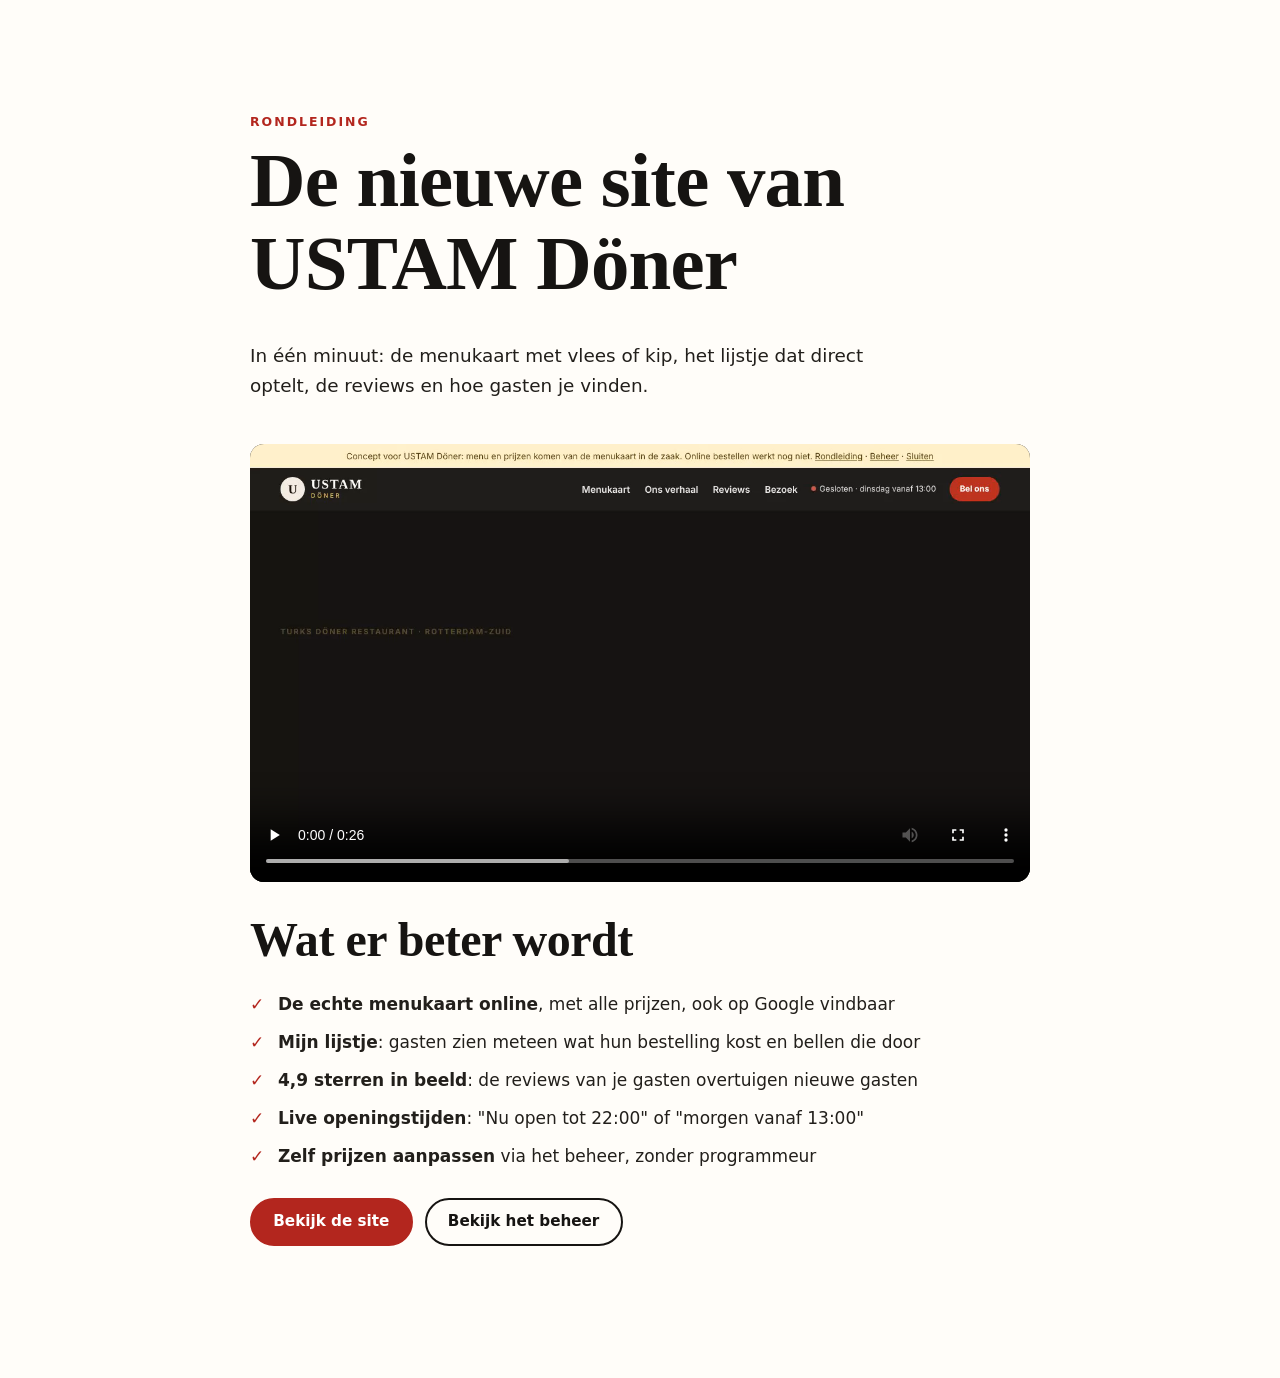
<file: rondleiding.html>
<!doctype html>
<html lang="nl">
<head>
  <meta charset="utf-8">
  <meta name="viewport" content="width=device-width, initial-scale=1">
  <meta name="robots" content="noindex">
  <title>Rondleiding · USTAM Döner</title>
  <link rel="stylesheet" href="styles.css">
</head>
<body>
  <main class="sectie"><div class="wrap smal">
    <p class="eyebrow">RONDLEIDING</p>
    <h1>De nieuwe site van USTAM Döner</h1>
    <p class="lead">In één minuut: de menukaart met vlees of kip, het lijstje dat direct optelt, de reviews en hoe gasten je vinden.</p>
    <video controls preload="metadata" playsinline style="width:100%;border-radius:var(--radius);background:#000;margin:24px 0" src="rondleiding/rondleiding.webm"></video>
    <h2>Wat er beter wordt</h2>
    <ul class="vinkjes" style="grid-template-columns:1fr">
      <li><strong>De echte menukaart online</strong>, met alle prijzen, ook op Google vindbaar</li>
      <li><strong>Mijn lijstje</strong>: gasten zien meteen wat hun bestelling kost en bellen die door</li>
      <li><strong>4,9 sterren in beeld</strong>: de reviews van je gasten overtuigen nieuwe gasten</li>
      <li><strong>Live openingstijden</strong>: "Nu open tot 22:00" of "morgen vanaf 13:00"</li>
      <li><strong>Zelf prijzen aanpassen</strong> via het beheer, zonder programmeur</li>
    </ul>
    <div class="knoppen"><a class="knop" href="index.html">Bekijk de site</a><a class="knop knop--licht" href="beheer.html">Bekijk het beheer</a></div>
  </div></main>
</body>
</html>
</file>
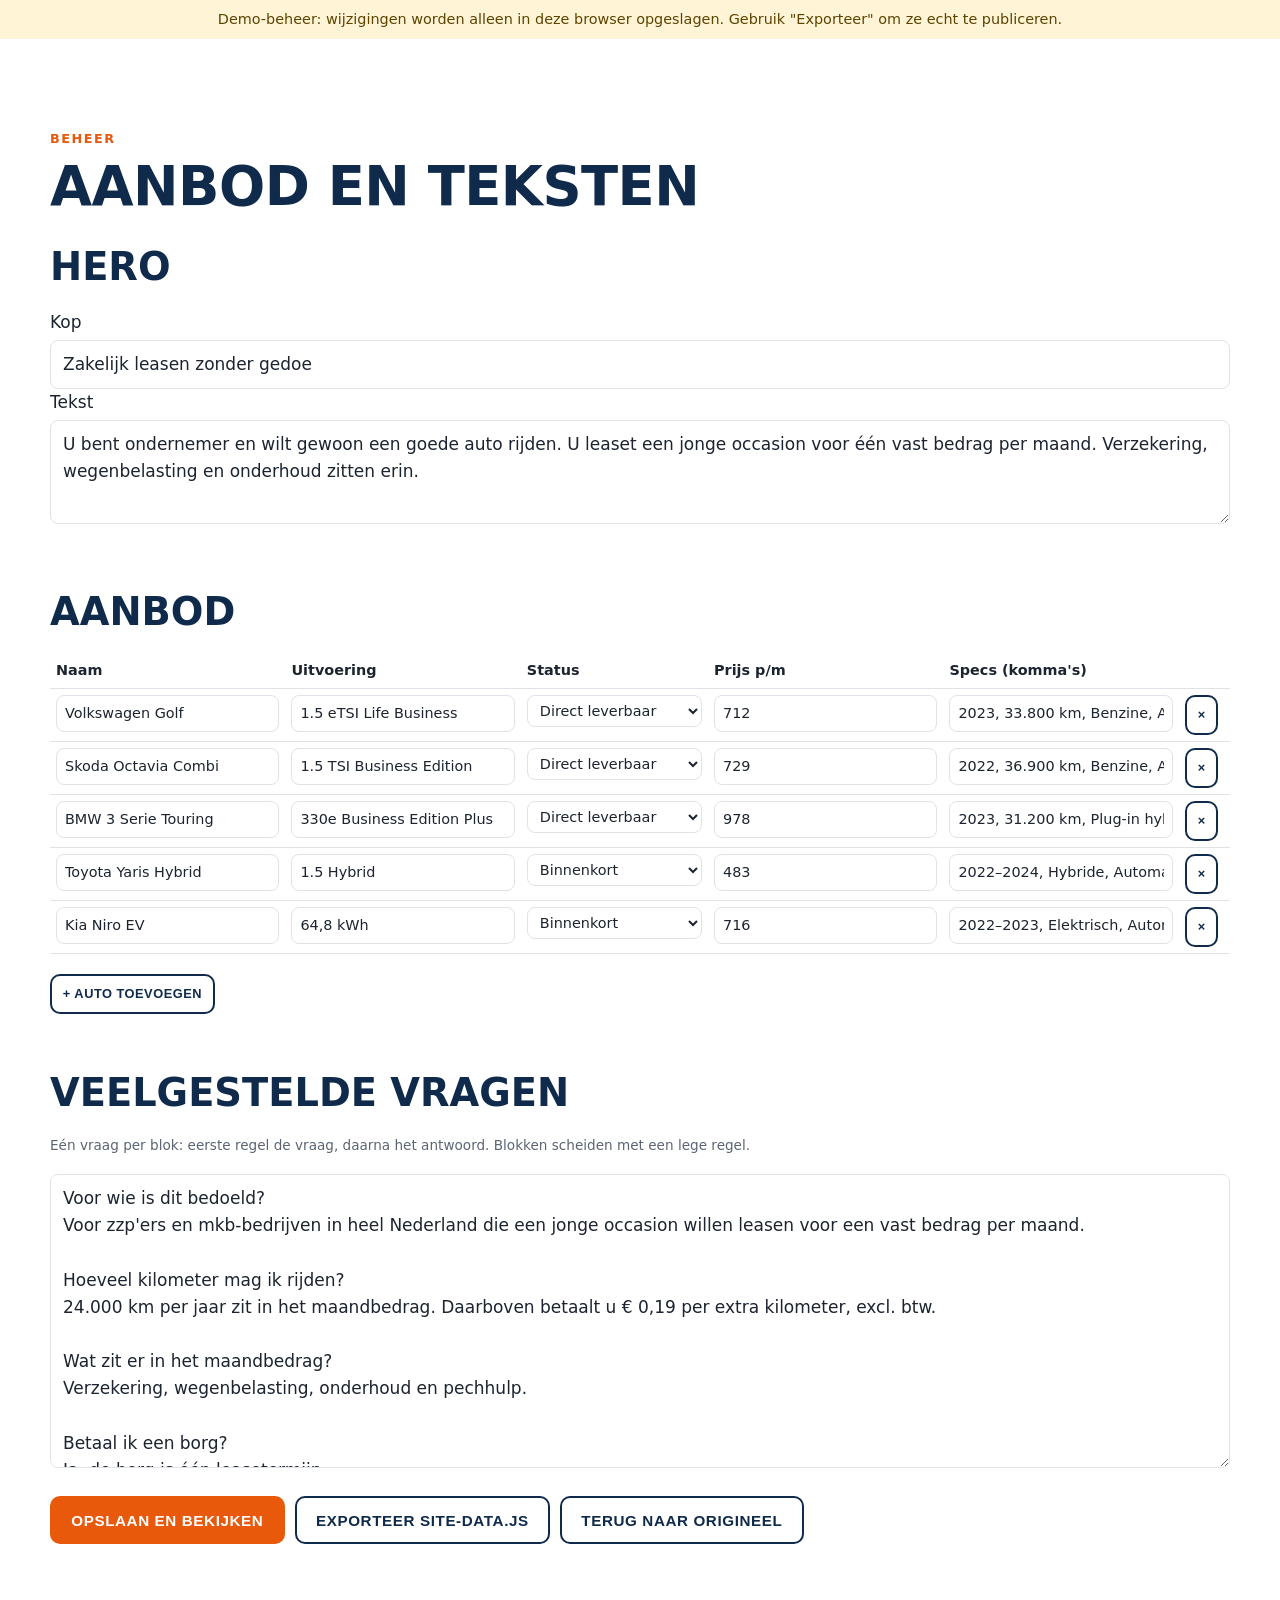
<file: .claude/skills/bedrijfssite-bouwen/template/beheer.html>
<!doctype html>
<html lang="nl">
<head>
  <meta charset="utf-8">
  <meta name="viewport" content="width=device-width, initial-scale=1">
  <meta name="robots" content="noindex">
  <title>Beheer</title>
  <link rel="stylesheet" href="styles.css">
  <script src="site-data.js"></script>
  <style>
    table { width: 100%; border-collapse: collapse; font-size: .9rem; }
    th, td { text-align: left; padding: 6px; border-bottom: 1px solid var(--lijn); vertical-align: top; }
    td input, td select { margin: 0; padding: 6px 8px; }
    .balk { display: flex; flex-wrap: wrap; gap: 10px; margin: 20px 0; }
    .tabelwrap { overflow-x: auto; }
  </style>
</head>
<body>
  <div class="demobalk">Demo-beheer: wijzigingen worden alleen in deze browser opgeslagen. Gebruik "Exporteer" om ze echt te publiceren.</div>
  <main class="sectie"><div class="wrap">
    <p class="eyebrow">BEHEER</p>
    <h1>Aanbod en teksten</h1>

    <h2>Hero</h2>
    <label>Kop <input id="b-kop"></label>
    <label>Tekst <textarea id="b-tekst" rows="3"></textarea></label>

    <h2 class="mt">Aanbod</h2>
    <div class="tabelwrap"><table>
      <thead><tr><th>Naam</th><th>Uitvoering</th><th>Status</th><th>Prijs p/m</th><th>Specs (komma's)</th><th></th></tr></thead>
      <tbody id="b-rijen"></tbody>
    </table></div>
    <div class="balk"><button class="knop knop--licht knop--klein" id="b-nieuw" type="button">+ Auto toevoegen</button></div>

    <h2 class="mt">Veelgestelde vragen</h2>
    <p class="klein">Eén vraag per blok: eerste regel de vraag, daarna het antwoord. Blokken scheiden met een lege regel.</p>
    <textarea id="b-faq" rows="10"></textarea>

    <div class="balk">
      <button class="knop" id="b-opslaan" type="button">Opslaan en bekijken</button>
      <button class="knop knop--licht" id="b-export" type="button">Exporteer site-data.js</button>
      <button class="knop knop--licht" id="b-reset" type="button">Terug naar origineel</button>
    </div>
    <p class="melding" id="b-melding" hidden></p>
  </div></main>

  <script>
  (function () {
    let S;
    try { S = JSON.parse(localStorage.getItem("site-data")) || window.SITE; } catch (e) { S = window.SITE; }
    S = JSON.parse(JSON.stringify(S));
    const $ = (s) => document.querySelector(s);
    const esc = (s) => String(s ?? "").replace(/[&<>"]/g, (c) => ({ "&": "&amp;", "<": "&lt;", ">": "&gt;", '"': "&quot;" }[c]));
    const statussen = S.filters.filter((f) => f !== "Alles").concat(["Gereserveerd", "Op bestelling"]).filter((v, i, a) => a.indexOf(v) === i);

    $("#b-kop").value = S.hero.kop;
    $("#b-tekst").value = S.hero.tekst;
    $("#b-faq").value = S.faq.map(([v, a]) => v + "\n" + a).join("\n\n");

    function rij(p, i) {
      return `<tr data-i="${i}">
        <td><input data-k="naam" value="${esc(p.naam)}"></td>
        <td><input data-k="uitvoering" value="${esc(p.uitvoering)}"></td>
        <td><select data-k="status">${statussen.map((s) => `<option ${s === p.status ? "selected" : ""}>${esc(s)}</option>`).join("")}</select></td>
        <td><input data-k="prijsMaand" type="number" min="0" value="${p.prijsMaand}"></td>
        <td><input data-k="specs" value="${esc(p.specs.join(", "))}"></td>
        <td><button type="button" class="knop knop--licht knop--klein" data-weg="${i}" aria-label="Verwijder ${esc(p.naam)}">×</button></td></tr>`;
    }
    const teken = () => ($("#b-rijen").innerHTML = S.producten.map(rij).join(""));
    teken();

    function lees() {
      S.hero.kop = $("#b-kop").value;
      S.hero.tekst = $("#b-tekst").value;
      document.querySelectorAll("#b-rijen tr").forEach((tr) => {
        const p = S.producten[tr.dataset.i];
        tr.querySelectorAll("[data-k]").forEach((el) => {
          const k = el.dataset.k;
          p[k] = k === "prijsMaand" ? +el.value : k === "specs" ? el.value.split(",").map((s) => s.trim()).filter(Boolean) : el.value;
        });
      });
      S.faq = $("#b-faq").value.split(/\n\s*\n/).map((b) => b.trim().split("\n")).filter((b) => b[0])
        .map(([v, ...a]) => [v.trim(), a.join(" ").trim()]);
    }
    const melding = (t) => { const m = $("#b-melding"); m.hidden = false; m.textContent = t; };

    $("#b-rijen").addEventListener("click", (e) => {
      const i = e.target.dataset.weg; if (i === undefined) return;
      lees(); S.producten.splice(+i, 1); teken();
    });
    $("#b-nieuw").onclick = () => {
      lees();
      S.producten.push({ id: "auto-" + Date.now(), naam: "Nieuwe auto", uitvoering: "", status: statussen[0], specs: [], prijsMaand: 0, tags: [], foto: "" });
      teken();
    };
    $("#b-opslaan").onclick = () => {
      lees();
      try { localStorage.setItem("site-data", JSON.stringify(S)); location.href = "index.html"; }
      catch (e) { melding("Opslaan lukt niet in deze browser (privévenster?). Gebruik Exporteer."); }
    };
    $("#b-export").onclick = () => {
      lees();
      const blob = new Blob(["window.SITE = " + JSON.stringify(S, null, 2) + ";\n"], { type: "text/javascript" });
      const a = Object.assign(document.createElement("a"), { href: URL.createObjectURL(blob), download: "site-data.js" });
      a.click(); URL.revokeObjectURL(a.href);
      melding("site-data.js gedownload. Vervang daarmee het bestand op de server.");
    };
    $("#b-reset").onclick = () => {
      try { localStorage.removeItem("site-data"); } catch (e) {}
      location.reload();
    };
  })();
  </script>
</body>
</html>
</file>
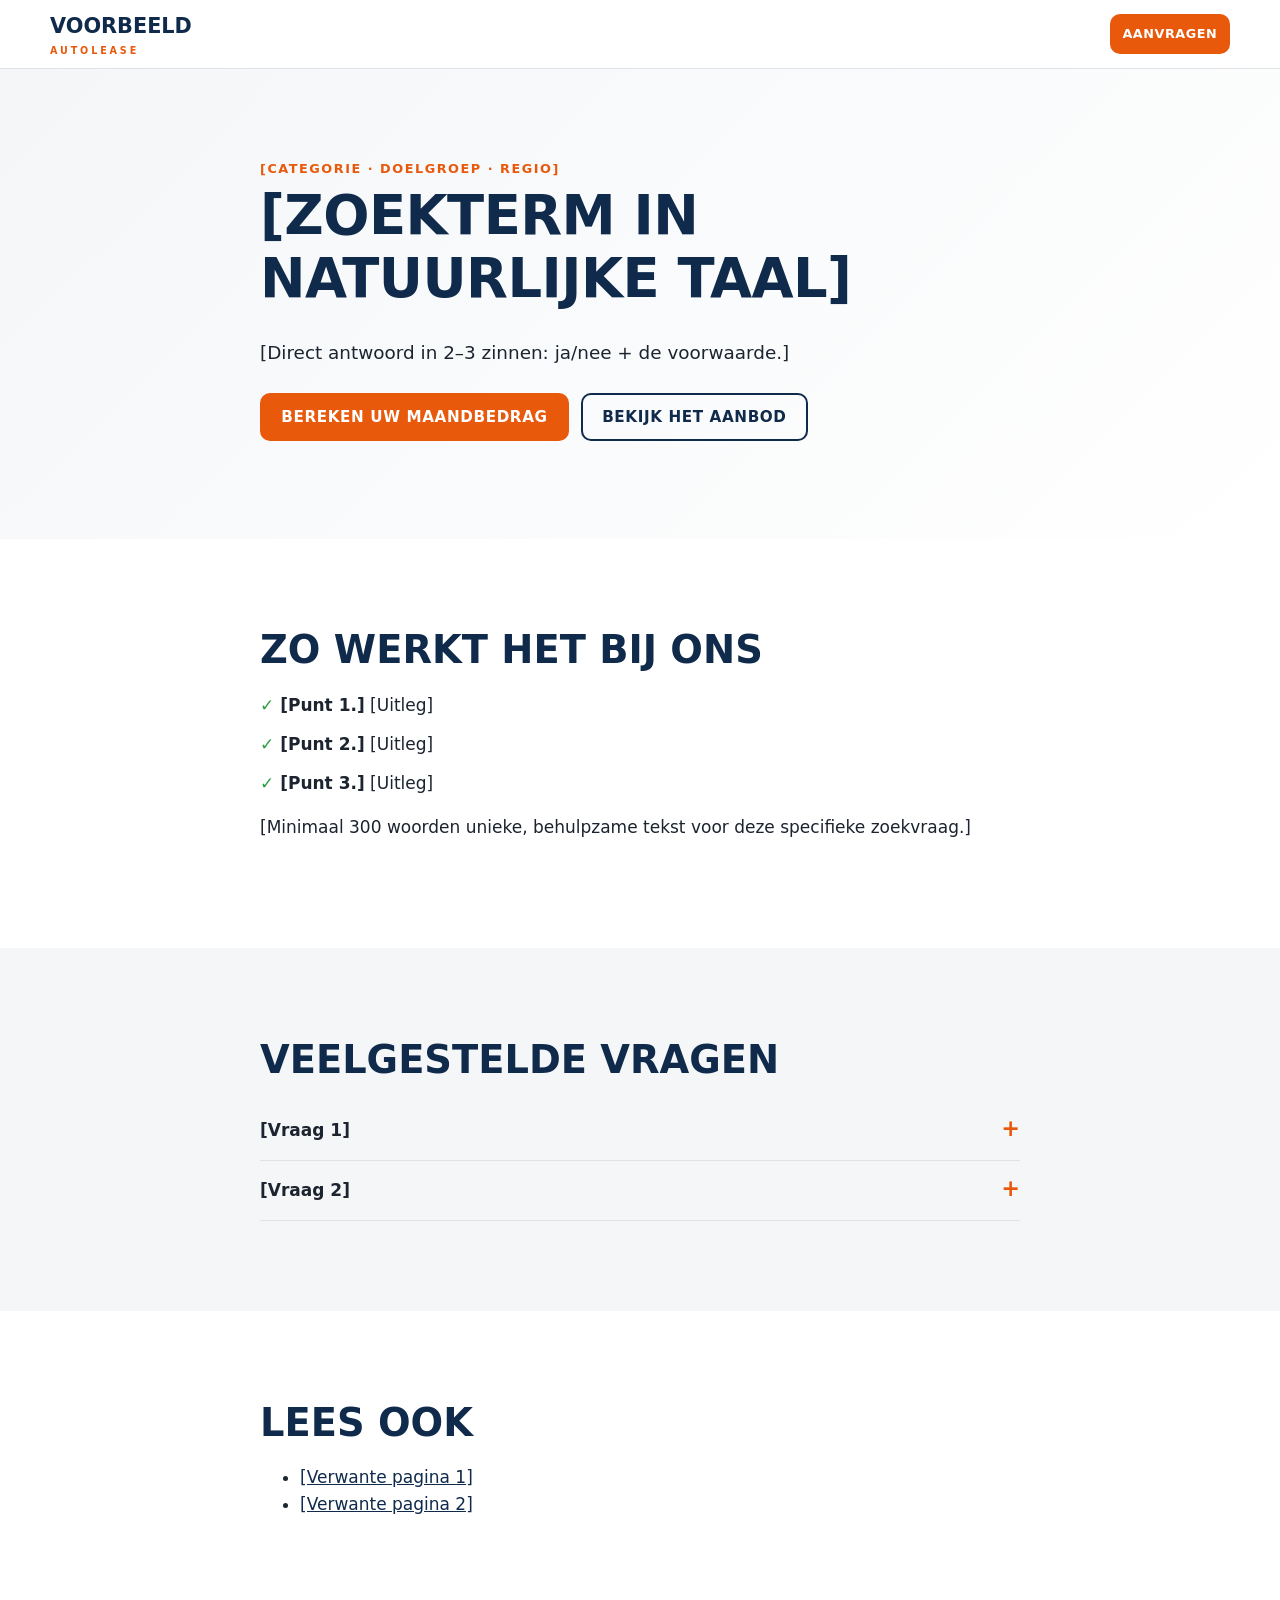
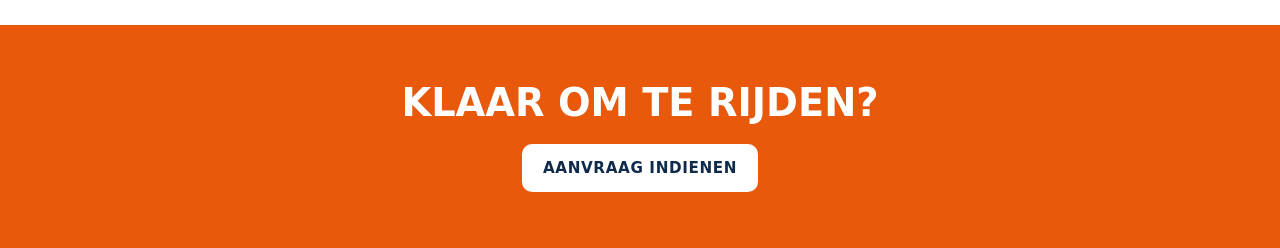
<file: .claude/skills/bedrijfssite-bouwen/template/landingspagina.html>
<!doctype html>
<html lang="nl">
<head>
  <meta charset="utf-8">
  <meta name="viewport" content="width=device-width, initial-scale=1">
  <!-- Eén pagina per zoekintentie. Zie skill lokale-seo. Vervang alle [haken]. -->
  <title>[Zoekterm] | [Bedrijf]</title>
  <meta name="description" content="[Voordeel + bewijs + CTA, max ~155 tekens]">
  <link rel="canonical" href="https://www.voorbeeld.nl/[slug]/">
  <meta name="robots" content="noindex"><!-- demo: verwijderen bij livegang -->
  <link rel="stylesheet" href="styles.css">
  <script type="application/ld+json">
  {"@context":"https://schema.org","@type":"FAQPage","mainEntity":[
    {"@type":"Question","name":"[Vraag 1]","acceptedAnswer":{"@type":"Answer","text":"[Antwoord 1]"}},
    {"@type":"Question","name":"[Vraag 2]","acceptedAnswer":{"@type":"Answer","text":"[Antwoord 2]"}}
  ]}
  </script>
</head>
<body>
  <header class="header"><div class="wrap header__in">
    <a href="index.html" class="logo">Voorbeeld<small>Autolease</small></a>
    <a href="index.html#aanvragen" class="knop knop--klein" style="margin-left:auto">Aanvragen</a>
  </div></header>

  <main>
    <section class="hero"><div class="wrap smal">
      <p class="eyebrow">[CATEGORIE · DOELGROEP · REGIO]</p>
      <h1>[Zoekterm in natuurlijke taal]</h1>
      <p class="lead">[Direct antwoord in 2–3 zinnen: ja/nee + de voorwaarde.]</p>
      <div class="knoppen">
        <a class="knop" href="index.html#bereken">Bereken uw maandbedrag</a>
        <a class="knop knop--licht" href="index.html#aanbod">Bekijk het aanbod</a>
      </div>
    </div></section>

    <section class="sectie"><div class="wrap smal">
      <h2>Zo werkt het bij ons</h2>
      <ul class="voordelen">
        <li><strong>[Punt 1.]</strong> [Uitleg]</li>
        <li><strong>[Punt 2.]</strong> [Uitleg]</li>
        <li><strong>[Punt 3.]</strong> [Uitleg]</li>
      </ul>
      <p>[Minimaal 300 woorden unieke, behulpzame tekst voor deze specifieke zoekvraag.]</p>
    </div></section>

    <section class="sectie sectie--licht"><div class="wrap smal">
      <h2>Veelgestelde vragen</h2>
      <div class="faq">
        <details><summary>[Vraag 1]</summary><p>[Antwoord 1]</p></details>
        <details><summary>[Vraag 2]</summary><p>[Antwoord 2]</p></details>
      </div>
    </div></section>

    <section class="sectie"><div class="wrap smal">
      <h2>Lees ook</h2>
      <ul><li><a href="[slug-verwant-1]">[Verwante pagina 1]</a></li><li><a href="[slug-verwant-2]">[Verwante pagina 2]</a></li></ul>
    </div></section>

    <section class="slot"><div class="wrap"><h2>Klaar om te rijden?</h2><a class="knop knop--wit" href="index.html#aanvragen">Aanvraag indienen</a></div></section>
  </main>
</body>
</html>
</file>
<file: vendor/lenis.css>
html.lenis,
html.lenis body {
  height: auto;
}

.lenis:not(.lenis-autoToggle).lenis-stopped {
  overflow: clip;
}

.lenis [data-lenis-prevent],
.lenis [data-lenis-prevent-wheel],
.lenis [data-lenis-prevent-touch],
.lenis [data-lenis-prevent-vertical],
.lenis [data-lenis-prevent-horizontal] {
  overscroll-behavior: contain;
}

.lenis.lenis-smooth iframe {
  pointer-events: none;
}

.lenis.lenis-autoToggle {
  transition-property: overflow;
  transition-duration: 1ms;
  transition-behavior: allow-discrete;
}
</file>
<file: styles.css>
/* USTAM Döner: zwart-wit gevel, warm hout, rode accenten (telefooncel, servet). */
:root {
  --inkt: #161412;
  --inkt-2: #2a2622;
  --creme: #f3ece1;
  --creme-2: #e9dfcf;
  --wit: #fffdf9;
  --rood: #b3261e;
  --rood-donker: #8f1d17;
  --hout: #a8743f;
  --goud: #e0b25a;
  --tekst: #221f1b;
  --zacht: #645c52;
  --lijn: #ddd2c1;
  --radius: 14px;
  --schaduw: 0 10px 30px rgba(22, 20, 18, .12);
  --serif: "Iowan Old Style", "Palatino Linotype", Palatino, Georgia, "Times New Roman", serif;
  --sans: system-ui, -apple-system, "Segoe UI", Roboto, "Helvetica Neue", sans-serif;
}
* { box-sizing: border-box; }
html { scroll-padding-top: 84px; }
html:not(.lenis) { scroll-behavior: smooth; }
body { margin: 0; font: 17px/1.65 var(--sans); color: var(--tekst); background: var(--wit); overflow-x: hidden; }
img { max-width: 100%; height: auto; display: block; }
picture { display: block; }
figure { margin: 0; }
a { color: inherit; }
:focus-visible { outline: 3px solid var(--goud); outline-offset: 3px; border-radius: 4px; }
h1, h2, h3 { font-family: var(--serif); line-height: 1.08; margin: 0 0 .45em; color: var(--inkt); letter-spacing: -.01em; }
h1 { font-size: clamp(2.5rem, 6.4vw, 4.8rem); }
h1 em { font-style: italic; color: var(--goud); }
h2 { font-size: clamp(1.9rem, 4vw, 3rem); }
h3 { font-size: 1.25rem; }
.wrap { width: min(1180px, 100% - 32px); margin-inline: auto; }
.smal { max-width: 780px; }
.eyebrow { font: 700 .78rem/1.2 var(--sans); letter-spacing: .16em; color: var(--rood); margin: 0 0 .8em; }
.lead { font-size: 1.15rem; max-width: 56ch; }
.intro { color: var(--zacht); max-width: 62ch; }
.klein { font-size: .85rem; color: var(--zacht); }
.skip { position: absolute; left: -9999px; }
.skip:focus { left: 16px; top: 16px; z-index: 100; background: #fff; padding: 8px 12px; }

/* Knoppen */
.knop { display: inline-flex; align-items: center; justify-content: center; gap: 8px; min-height: 48px; padding: .7em 1.4em;
  background: var(--rood); color: #fff; font: 700 .95rem/1 var(--sans); text-decoration: none; border: 2px solid var(--rood);
  border-radius: 999px; cursor: pointer; transition: background .2s, transform .2s; }
.knop:hover { background: var(--rood-donker); border-color: var(--rood-donker); }
.knop:active { transform: scale(.98); }
.knop--licht { background: transparent; color: var(--inkt); border-color: var(--inkt); }
.knop--licht:hover { background: var(--inkt); color: #fff; border-color: var(--inkt); }
.knop--licht-op-donker { background: transparent; color: #fff; border-color: rgba(255,255,255,.6); }
.knop--licht-op-donker:hover { background: #fff; color: var(--inkt); border-color: #fff; }
.knop--wit { background: #fff; color: var(--inkt); border-color: #fff; }
.knop--wit:hover { background: var(--creme); border-color: var(--creme); }
.knop--klein { min-height: 40px; padding: .5em 1.1em; font-size: .85rem; }
.knop--blok { width: 100%; margin-top: 10px; }
.knoppen { display: flex; flex-wrap: wrap; gap: 12px; margin: 1.6em 0 1em; }
.knoppen--midden { justify-content: center; }

/* Demobalk */
.demobalk { background: #fff1c9; color: #5a4200; font-size: .88rem; padding: 8px 16px; text-align: center; }
.demobalk a, .demobalk button { color: inherit; }
.demobalk button { background: none; border: 0; text-decoration: underline; cursor: pointer; font: inherit; padding: 0; }

/* Header */
.header { position: sticky; top: 0; z-index: 20; background: rgba(22, 20, 18, .96); color: #fff; backdrop-filter: blur(8px); }
.header__in { display: flex; align-items: center; gap: 22px; min-height: 70px; }
.logo { display: flex; align-items: center; gap: 10px; text-decoration: none; font: 700 1.35rem/1 var(--serif); letter-spacing: .08em; }
.logo small { display: block; font: 600 .62rem/1.4 var(--sans); letter-spacing: .3em; color: var(--goud); text-transform: uppercase; }
.logo__mark { display: grid; place-items: center; width: 40px; height: 40px; border-radius: 50%; background: var(--creme); color: var(--inkt); font-size: 1.3rem; letter-spacing: 0; }
.nav { display: flex; gap: 24px; margin-left: auto; }
.nav a { text-decoration: none; font-weight: 600; font-size: .95rem; opacity: .9; }
.nav a:hover { opacity: 1; color: var(--goud); }
.open-status { font-size: .82rem; white-space: nowrap; opacity: .85; }
.open-status::before { content: ""; display: inline-block; width: 8px; height: 8px; border-radius: 50%; background: #e5534b; margin-right: 6px; vertical-align: 1px; }
.open-status.open::before { background: #4ac26b; box-shadow: 0 0 0 4px rgba(74, 194, 107, .2); }
.menuknop { display: none; }

/* Hero */
.hero { background: var(--inkt); color: var(--creme); padding: clamp(48px, 8vw, 110px) 0 clamp(56px, 8vw, 120px); position: relative; overflow: hidden; }
.hero::after { content: ""; position: absolute; inset: auto -10% -40% 40%; height: 70%; background: radial-gradient(closest-side, rgba(179,38,30,.35), transparent); pointer-events: none; }
.hero h1 { color: #fff; }
.hero .eyebrow { color: var(--goud); }
.hero__in { display: grid; grid-template-columns: 1.25fr .9fr; gap: clamp(32px, 5vw, 72px); align-items: center; position: relative; z-index: 1; }
.hero .knop--licht { color: #fff; border-color: rgba(255,255,255,.6); }
.hero .knop--licht:hover { background: #fff; color: var(--inkt); }
.hero__beeld { position: relative; }
.hero__beeld img { width: 100%; aspect-ratio: 4/5; object-fit: cover; border-radius: 200px 200px var(--radius) var(--radius); box-shadow: 0 30px 60px rgba(0,0,0,.45); }
.hero__beeld figcaption { position: absolute; left: -16px; bottom: 28px; background: var(--creme); color: var(--inkt); padding: 10px 16px; border-radius: 999px; font-weight: 700; font-size: .9rem; box-shadow: var(--schaduw); }
.score { display: inline-flex; align-items: center; gap: 10px; text-decoration: none; font-size: .95rem; }
.score strong { font-size: 1.2rem; color: #fff; }
.sterren { color: var(--goud); letter-spacing: 2px; }

/* Cijfers */
.cijfers { background: var(--rood); color: #fff; }
.cijfers__in { display: grid; grid-template-columns: repeat(4, 1fr); gap: 24px; padding: 26px 0; }
.cijfer strong { display: block; font: 700 1.6rem/1.2 var(--serif); }
.cijfer > span { font-size: .78rem; text-transform: uppercase; letter-spacing: .1em; opacity: .9; }

/* Secties */
.sectie { padding: clamp(64px, 9vw, 120px) 0; }
.sectie--creme { background: var(--creme); }
.sectie--donker { background: var(--inkt); color: var(--creme); }
.sectie--donker h2 { color: #fff; }
.sectie--donker .eyebrow { color: var(--goud); }
.twee { display: grid; grid-template-columns: 1fr 1fr; gap: clamp(32px, 6vw, 80px); align-items: center; }

/* Verhaal */
.foto-stapel { position: relative; padding: 0 18% 14% 0; }
.foto-stapel img { border-radius: var(--radius); width: 100%; aspect-ratio: 4/5; object-fit: cover; }
.foto-stapel__klein { position: absolute; right: 0; bottom: 0; width: 48%; border: 6px solid var(--wit); border-radius: calc(var(--radius) + 6px); box-shadow: var(--schaduw); }
.verhaal p:first-child { font: italic 1.35rem/1.4 var(--serif); color: var(--inkt); }
.vinkjes { list-style: none; padding: 0; margin: 1.4em 0; display: grid; grid-template-columns: 1fr 1fr; gap: 10px 20px; }
.vinkjes li { padding-left: 28px; position: relative; }
.vinkjes li::before { content: "✓"; position: absolute; left: 0; top: 0; color: var(--rood); font-weight: 800; }

/* Menu */
.tabs { display: flex; flex-wrap: wrap; gap: 8px; margin: 28px 0; }
.tabs button { min-height: 44px; padding: 0 18px; border-radius: 999px; border: 1.5px solid var(--inkt); background: transparent; font: 600 .95rem var(--sans); color: var(--inkt); cursor: pointer; }
.tabs button[aria-selected="true"] { background: var(--inkt); color: #fff; }
.menu-grid { display: grid; grid-template-columns: 1fr 340px; gap: 32px; align-items: start; }
.paneel[hidden] { display: none; }
.gerechten { display: grid; grid-template-columns: repeat(2, 1fr); gap: 18px; align-items: start; }
.gerecht { background: var(--wit); border-radius: var(--radius); overflow: hidden; display: flex; flex-direction: column; box-shadow: 0 1px 0 var(--lijn); }
.gerecht img { width: 100%; aspect-ratio: 16/10; object-fit: cover; }
.gerecht__in { padding: 18px 20px 20px; display: flex; flex-direction: column; gap: 6px; flex: 1; }
.gerecht h3 { margin: 0; display: flex; gap: 8px; align-items: center; flex-wrap: wrap; }
.gerecht p { margin: 0; color: var(--zacht); font-size: .95rem; }
.badge { font: 700 .68rem/1 var(--sans); letter-spacing: .06em; text-transform: uppercase; background: var(--goud); color: var(--inkt); padding: 5px 8px; border-radius: 999px; }
.keuze { display: grid; grid-template-columns: 1fr 1fr; gap: 8px; margin-top: auto; padding-top: 12px; }
.prijsknop { display: flex; justify-content: space-between; align-items: center; gap: 6px; min-height: 48px; padding: 0 14px; border: 1.5px solid var(--lijn);
  border-radius: 12px; background: var(--wit); font: inherit; cursor: pointer; color: var(--tekst); transition: border-color .15s, background .15s; }
.prijsknop:hover { border-color: var(--rood); }
.prijsknop span { font-size: .85rem; color: var(--zacht); }
.prijsknop strong { font-variant-numeric: tabular-nums; }
.prijsknop::after { content: "+"; display: grid; place-items: center; width: 24px; height: 24px; border-radius: 50%; background: var(--rood); color: #fff; font-weight: 700; flex: none; }
.prijsknop.toegevoegd { background: #fbe9e7; border-color: var(--rood); }
.lijst-items { list-style: none; padding: 0; margin: 0; background: var(--wit); border-radius: var(--radius); }
.lijst-items li { display: flex; align-items: center; gap: 12px; padding: 12px 16px; border-bottom: 1px solid var(--creme-2); }
.lijst-items li:last-child { border-bottom: 0; }
.lijst-items .naam { flex: 1; }
.lijst-items .naam small { display: block; color: var(--zacht); }
.lijst-items .prijsknop { min-height: 40px; min-width: 104px; }
.menukaart-noot { margin-top: 18px; }

/* Lijstje */
.lijst { position: sticky; top: 96px; background: var(--inkt); color: var(--creme); border-radius: var(--radius); padding: 22px; }
.lijst h3 { color: #fff; margin: 0; }
.lijst__kop { display: flex; justify-content: space-between; align-items: center; margin-bottom: 12px; }
.lijst__sluit { display: none; background: none; border: 0; color: #fff; font-size: 1.8rem; line-height: 1; cursor: pointer; width: 44px; height: 44px; }
.lijst__regels { list-style: none; padding: 0; margin: 0; max-height: 46vh; overflow: auto; }
.lijst__regels li { display: grid; grid-template-columns: 1fr auto; gap: 4px 10px; padding: 10px 0; border-bottom: 1px solid rgba(255,255,255,.12); font-size: .95rem; }
.lijst__regels .leeg { display: block; color: rgba(243,236,225,.7); border: 0; }
.aantal { display: inline-flex; align-items: center; gap: 6px; }
.aantal button { width: 32px; height: 32px; border-radius: 50%; border: 1px solid rgba(255,255,255,.4); background: transparent; color: #fff; cursor: pointer; font-size: 1rem; }
.lijst__totaal { display: flex; justify-content: space-between; align-items: baseline; margin: 14px 0 4px; font-size: 1.05rem; }
.lijst__totaal strong { font: 700 1.6rem var(--serif); color: #fff; font-variant-numeric: tabular-nums; }
.lijst .klein { color: rgba(243,236,225,.7); margin-bottom: 0; }
.lijst .knop--licht { color: #fff; border-color: rgba(255,255,255,.5); }
.lijst .knop--licht:hover { background: #fff; color: var(--inkt); }
.lijstbalk { display: none; }

/* Galerij */
.galerij { display: grid; grid-template-columns: 1.2fr 1fr 1fr; grid-template-rows: 240px 240px; gap: 14px; margin-top: 36px; }
.galerij figure { overflow: hidden; border-radius: var(--radius); }
.galerij figure:first-child { grid-row: span 2; }
.galerij figure:nth-child(3) { grid-row: span 2; }
.galerij picture { height: 100%; }
.galerij img { width: 100%; height: 100%; object-fit: cover; transition: transform .6s; }
.galerij figure:hover img { transform: scale(1.04); }

/* Reviews */
.reviews__kop { display: flex; justify-content: space-between; align-items: end; gap: 24px; flex-wrap: wrap; }
.tags { display: flex; flex-wrap: wrap; gap: 8px; margin: 18px 0 32px; }
.tags span { border: 1px solid rgba(255,255,255,.25); border-radius: 999px; padding: 6px 14px; font-size: .9rem; }
.tags b { color: var(--goud); margin-left: 4px; }
.reviews { display: grid; grid-template-columns: repeat(4, 1fr); gap: 18px; }
.review { background: var(--inkt-2); border-radius: var(--radius); padding: 24px; display: flex; flex-direction: column; gap: 12px; margin: 0; }
.review blockquote { margin: 0; font: italic 1.08rem/1.5 var(--serif); color: #fff; }
.review figcaption { margin-top: auto; font-size: .85rem; color: rgba(243,236,225,.75); }

/* Bezoek */
.bezoek__foto img { border-radius: var(--radius); width: 100%; }
address { font-style: normal; font-size: 1.1rem; margin-bottom: 18px; }
address a { color: var(--rood); font-weight: 600; }
.tijden { border-collapse: collapse; width: 100%; max-width: 380px; }
.tijden td { padding: 7px 0; border-bottom: 1px solid var(--lijn); }
.tijden td:last-child { text-align: right; font-variant-numeric: tabular-nums; }
.tijden tr.vandaag td { font-weight: 700; color: var(--rood); }

/* FAQ */
.faq details { border-bottom: 1px solid var(--lijn); }
.faq summary { cursor: pointer; padding: 18px 0; font-weight: 700; font-size: 1.05rem; list-style: none; display: flex; justify-content: space-between; gap: 16px; }
.faq summary::-webkit-details-marker { display: none; }
.faq summary::after { content: "+"; font-size: 1.5rem; line-height: 1; color: var(--rood); }
.faq details[open] summary::after { content: "–"; }
.faq p { margin: 0 0 18px; color: var(--zacht); }

/* Slot & footer */
.slot { background: var(--rood); color: #fff; text-align: center; padding: clamp(56px, 8vw, 96px) 0; }
.slot h2 { color: #fff; font-size: clamp(2.2rem, 5vw, 3.6rem); }
.footer { background: var(--inkt); color: rgba(243,236,225,.8); padding: 56px 0 24px; font-size: .92rem; }
.footer__in { display: grid; grid-template-columns: 1.4fr 1fr 1fr 1fr; gap: 32px; }
.footer h4 { color: #fff; margin: 0 0 12px; font-size: .78rem; letter-spacing: .14em; text-transform: uppercase; }
.footer ul { list-style: none; padding: 0; margin: 0; display: grid; gap: 6px; }
.footer a { color: rgba(243,236,225,.85); }
.footer .logo { color: #fff; margin-bottom: 12px; }
.footer__onder { border-top: 1px solid rgba(255,255,255,.12); margin-top: 36px; padding-top: 18px; display: flex; flex-wrap: wrap; gap: 12px; justify-content: space-between; font-size: .82rem; }

/* Toast */
.toast { position: fixed; left: 50%; bottom: 90px; transform: translateX(-50%); background: var(--inkt); color: #fff; padding: 12px 18px; border-radius: 999px; z-index: 50; box-shadow: var(--schaduw); font-size: .92rem; }

/* Responsief */
@media (max-width: 1000px) {
  .menu-grid { grid-template-columns: 1fr; }
  .lijst { position: fixed; inset: auto 0 0 0; top: auto; border-radius: 20px 20px 0 0; z-index: 40; max-height: 82vh; overflow: auto;
    transform: translateY(105%); visibility: hidden; transition: transform .3s ease, visibility 0s .3s; padding-bottom: calc(22px + env(safe-area-inset-bottom)); }
  .lijst.open { transform: none; visibility: visible; transition: transform .3s ease; box-shadow: 0 -20px 60px rgba(0,0,0,.4); }
  .lijst__sluit { display: block; }
  .lijstbalk:not([hidden]) { display: flex; position: fixed; left: 12px; right: 12px; bottom: calc(12px + env(safe-area-inset-bottom)); z-index: 30;
    justify-content: space-between; align-items: center; min-height: 56px; padding: 0 20px; border: 0; border-radius: 999px; background: var(--rood);
    color: #fff; font: 700 1rem var(--sans); box-shadow: 0 10px 30px rgba(179,38,30,.45); cursor: pointer; }
  .reviews { grid-template-columns: repeat(2, 1fr); }
}
@media (max-width: 860px) {
  .hero__in, .twee { grid-template-columns: 1fr; }
  .hero__beeld { max-width: 420px; }
  .cijfers__in { grid-template-columns: repeat(2, 1fr); }
  .open-status { display: none; }
  .menuknop { display: block; margin-left: auto; min-height: 44px; padding: 0 16px; background: none; color: #fff; border: 1px solid rgba(255,255,255,.4); border-radius: 999px; font: 600 .9rem var(--sans); }
  .nav { display: none; position: absolute; top: 100%; left: 0; right: 0; background: var(--inkt); flex-direction: column; gap: 0; padding: 8px 16px 16px; }
  .nav a { padding: 12px 0; border-bottom: 1px solid rgba(255,255,255,.1); }
  .nav.open { display: flex; }
  .galerij { grid-template-columns: 1fr 1fr; grid-template-rows: 200px 200px 200px; }
  .galerij figure:nth-child(3) { grid-row: auto; }
  .footer__in { grid-template-columns: 1fr 1fr; }
}
@media (max-width: 600px) {
  body { font-size: 16px; }
  .header__bel { display: none; }
  .gerechten, .reviews, .vinkjes { grid-template-columns: 1fr; }
  .galerij { grid-template-columns: 1fr 1fr; grid-template-rows: 180px 180px; }
  .galerij figure:first-child { grid-row: span 2; }
  .galerij figure:nth-child(4) { display: none; }
  .foto-stapel { padding-right: 22%; }
  .footer__in { grid-template-columns: 1fr; }
  .hero__beeld figcaption { left: 12px; }
}
@media (prefers-reduced-motion: reduce) {
  html:not(.lenis) { scroll-behavior: auto; }
  .lijst, .galerij img, .knop { transition: none; }
}
</file>
<file: .claude/skills/bedrijfssite-bouwen/template/styles.css>
/* Pas de merktokens aan op de huisstijl van de klant. */
:root {
  --merk: #0f2a4a;
  --accent: #e8590c;
  --tekst: #1c2430;
  --zacht: #5b6573;
  --lijn: #dfe3e8;
  --licht: #f4f6f8;
  --wit: #fff;
  --radius: 10px;
  --schaduw: 0 2px 10px rgba(15, 42, 74, .08);
  --font: system-ui, -apple-system, "Segoe UI", Roboto, sans-serif;
}
* { box-sizing: border-box; }
html { scroll-behavior: smooth; scroll-padding-top: 80px; }
body { margin: 0; font: 17px/1.6 var(--font); color: var(--tekst); background: var(--wit); }
img { max-width: 100%; display: block; }
a { color: var(--merk); }
:focus-visible { outline: 3px solid var(--accent); outline-offset: 2px; }
h1, h2, h3 { line-height: 1.15; margin: 0 0 .5em; color: var(--merk); }
h1 { font-size: clamp(2rem, 5vw, 3.4rem); text-transform: uppercase; letter-spacing: -.01em; }
h2 { font-size: clamp(1.6rem, 3.5vw, 2.4rem); text-transform: uppercase; }
.wrap { width: min(1180px, 100% - 32px); margin-inline: auto; }
.smal { max-width: 760px; }
.eyebrow { font-size: .8rem; font-weight: 700; letter-spacing: .12em; color: var(--accent); margin: 0 0 .5em; }
.klein { font-size: .85rem; color: var(--zacht); }
.mt { margin-top: 1.5em; }

/* Knoppen */
.knop { display: inline-flex; align-items: center; justify-content: center; min-height: 48px; padding: .7em 1.4em;
  background: var(--accent); color: #fff; font-weight: 700; text-decoration: none; text-transform: uppercase;
  letter-spacing: .04em; border: 0; border-radius: var(--radius); cursor: pointer; font-size: .95rem; }
.knop:hover { filter: brightness(1.08); }
.knop--licht { background: transparent; color: var(--merk); box-shadow: inset 0 0 0 2px var(--merk); }
.knop--klein { min-height: 40px; padding: .4em 1em; font-size: .8rem; }
.knop--wit { background: #fff; color: var(--merk); }
.knoppen { display: flex; flex-wrap: wrap; gap: 12px; margin: 1.5em 0 .5em; }

/* Demobalk */
.demobalk { background: #fff4d6; color: #5c4300; font-size: .9rem; padding: 8px 16px; text-align: center; }
.demobalk button { background: none; border: 0; text-decoration: underline; cursor: pointer; color: inherit; font: inherit; }

/* Header */
.header { position: sticky; top: 0; z-index: 10; background: var(--wit); border-bottom: 1px solid var(--lijn); }
.header__in { display: flex; align-items: center; gap: 20px; min-height: 68px; }
.logo { font-weight: 800; font-size: 1.3rem; text-decoration: none; color: var(--merk); text-transform: uppercase; }
.logo small { display: block; font-size: .6rem; letter-spacing: .3em; color: var(--accent); }
.nav { display: flex; gap: 18px; margin-left: auto; }
.nav a { text-decoration: none; font-weight: 600; font-size: .95rem; }
.open-status { font-size: .8rem; color: var(--zacht); white-space: nowrap; }
.open-status::before { content: "●"; margin-right: 4px; color: #c92a2a; }
.open-status.open::before { color: #2f9e44; }
.menuknop { display: none; }

/* Hero */
.hero { background: linear-gradient(135deg, var(--licht), #fff); padding: clamp(40px, 7vw, 90px) 0; }
.hero__in { display: grid; grid-template-columns: 1.4fr 1fr; gap: 40px; align-items: center; }
.lead { font-size: 1.15rem; max-width: 60ch; }
.drempel { font-size: .9rem; color: var(--zacht); }
.uitgelicht { background: var(--wit); border-radius: var(--radius); box-shadow: var(--schaduw); overflow: hidden; }
.uitgelicht .inhoud { padding: 20px; }

/* Cijfers */
.cijfers { background: var(--merk); color: #fff; padding: 28px 0; }
.grid4 { display: grid; grid-template-columns: repeat(4, 1fr); gap: 24px; }
.grid2 { display: grid; grid-template-columns: repeat(2, 1fr); gap: 16px; }
.cijfer strong { display: block; font-size: 1.5rem; }
.cijfer span { font-size: .8rem; text-transform: uppercase; letter-spacing: .08em; opacity: .8; }
.grid2 .cijfer { background: var(--wit); padding: 16px; border-radius: var(--radius); color: var(--merk); }

/* Secties */
.sectie { padding: clamp(48px, 7vw, 96px) 0; }
.sectie--licht { background: var(--licht); }
.intro { color: var(--zacht); max-width: 65ch; }
.twee { display: grid; grid-template-columns: 1fr 1fr; gap: 48px; }

/* Tabs & kaarten */
.tabs { display: flex; flex-wrap: wrap; gap: 8px; margin: 24px 0; }
.tabs button { min-height: 40px; padding: 0 16px; border-radius: 999px; border: 1px solid var(--lijn); background: var(--wit);
  font: inherit; font-size: .9rem; cursor: pointer; }
.tabs button[aria-selected="true"] { background: var(--merk); color: #fff; border-color: var(--merk); }
.kaarten { display: grid; grid-template-columns: repeat(auto-fill, minmax(260px, 1fr)); gap: 20px; }
.kaart { background: var(--wit); border: 1px solid var(--lijn); border-radius: var(--radius); overflow: hidden; display: flex; flex-direction: column; }
.foto { aspect-ratio: 16/10; background: linear-gradient(135deg, var(--merk), #33507a); color: #fff; display: grid;
  place-items: center; font-weight: 700; position: relative; text-align: center; padding: 8px; }
.foto img { width: 100%; height: 100%; object-fit: cover; position: absolute; inset: 0; }
.badge { position: absolute; top: 10px; left: 10px; background: #2f9e44; color: #fff; font-size: .7rem; font-weight: 700;
  text-transform: uppercase; padding: 3px 8px; border-radius: 4px; z-index: 1; }
.badge--binnenkort { background: var(--accent); }
.badge--gereserveerd { background: #868e96; }
.kaart .inhoud { padding: 16px; display: flex; flex-direction: column; gap: 6px; flex: 1; }
.kaart h3 { font-size: 1.05rem; margin: 0; text-transform: uppercase; }
.specs { display: flex; flex-wrap: wrap; gap: 6px; list-style: none; padding: 0; margin: 4px 0; }
.specs li { font-size: .75rem; background: var(--licht); padding: 2px 8px; border-radius: 4px; }
.prijs { margin-top: auto; display: flex; align-items: end; justify-content: space-between; gap: 8px; }
.prijs strong { font-size: 1.5rem; color: var(--merk); }
.prijs small { display: block; font-size: .7rem; color: var(--zacht); text-transform: uppercase; }

/* Calculator */
.calc { display: grid; grid-template-columns: 1fr 1fr; gap: 32px; margin-top: 24px; }
.calc__invoer, .calc__uitkomst { background: var(--wit); border-radius: var(--radius); padding: 24px; box-shadow: var(--schaduw); }
.calc label, fieldset { display: block; margin-bottom: 20px; font-weight: 600; }
fieldset { border: 0; padding: 0; }
legend { padding: 0; margin-bottom: 6px; }
select, input, textarea { width: 100%; font: inherit; padding: 10px 12px; border: 1px solid var(--lijn); border-radius: 8px;
  margin-top: 4px; background: var(--wit); color: var(--tekst); }
input[type="range"] { padding: 0; accent-color: var(--accent); }
.segment { display: grid; grid-template-columns: repeat(4, 1fr); gap: 6px; }
.segment button { min-height: 44px; border: 1px solid var(--lijn); background: var(--wit); border-radius: 8px; font: inherit; cursor: pointer; }
.segment button[aria-pressed="true"] { background: var(--merk); color: #fff; }
.bedrag { font-size: 2.6rem; font-weight: 800; color: var(--merk); margin: 0; }
.bedrag small { font-size: .9rem; font-weight: 400; color: var(--zacht); }
.opbouw { display: grid; grid-template-columns: 1fr auto; gap: 4px 12px; font-size: .9rem; border-top: 1px solid var(--lijn); padding-top: 12px; }
.opbouw dd { margin: 0; font-weight: 600; text-align: right; }
.vinkjes { list-style: none; padding: 0; display: grid; grid-template-columns: 1fr 1fr; gap: 4px; font-size: .9rem; }
.vinkjes li::before, .voordelen li::before { content: "✓ "; color: #2f9e44; font-weight: 700; }

/* Keuzehulp */
.kh { display: grid; grid-template-columns: repeat(3, 1fr); gap: 20px; margin: 24px 0; }
.kh fieldset { background: var(--licht); padding: 16px; border-radius: var(--radius); }
.kh .opties { display: flex; flex-wrap: wrap; gap: 6px; }
.kh button { min-height: 40px; padding: 0 12px; border-radius: 999px; border: 1px solid var(--lijn); background: var(--wit); font: inherit; font-size: .9rem; cursor: pointer; }
.kh button[aria-pressed="true"] { background: var(--accent); color: #fff; border-color: var(--accent); }
.leeg { color: var(--zacht); grid-column: 1 / -1; }

/* Voordelen, stappen, keurmerken */
.voordelen { list-style: none; padding: 0; display: grid; gap: 12px; }
.keurmerken { list-style: none; padding: 0; display: grid; gap: 10px; font-size: .95rem; }
.stappen { list-style: none; padding: 0; display: grid; grid-template-columns: repeat(auto-fit, minmax(180px, 1fr)); gap: 20px; counter-reset: s; }
.stappen li { counter-increment: s; background: var(--licht); border-radius: var(--radius); padding: 20px; }
.stappen li::before { content: counter(s); display: grid; place-items: center; width: 36px; height: 36px; border-radius: 50%;
  background: var(--accent); color: #fff; font-weight: 800; margin-bottom: 10px; }
.stappen strong { display: block; text-transform: uppercase; color: var(--merk); }

/* Formulier */
.formulier { display: grid; gap: 4px; margin-top: 20px; }
.formulier label { font-weight: 600; font-size: .95rem; margin-bottom: 12px; display: block; }
.rij { display: grid; grid-template-columns: 1fr 1fr; gap: 16px; }
.check { display: flex !important; gap: 10px; align-items: flex-start; font-weight: 400 !important; }
.check input { width: auto; margin-top: 6px; }
.honeypot { position: absolute; left: -9999px; }
input:user-invalid, select:user-invalid { border-color: #c92a2a; }
.fout { color: #c92a2a; font-size: .8rem; font-weight: 400; display: block; }
.melding { background: #ebfbee; border: 1px solid #b2f2bb; padding: 12px 16px; border-radius: 8px; }

/* FAQ */
.faq details { border-bottom: 1px solid var(--lijn); }
.faq summary { cursor: pointer; padding: 16px 0; font-weight: 600; list-style: none; display: flex; justify-content: space-between; gap: 12px; }
.faq summary::after { content: "+"; font-size: 1.4rem; line-height: 1; color: var(--accent); }
.faq details[open] summary::after { content: "–"; }
.faq p { margin: 0 0 16px; color: var(--zacht); }

/* Slot & footer */
.slot { background: var(--accent); color: #fff; padding: 56px 0; text-align: center; }
.slot h2 { color: #fff; }
.footer { background: var(--merk); color: #cfd8e3; padding: 48px 0 24px; font-size: .9rem; }
.footer h4 { color: #fff; margin: 0 0 10px; text-transform: uppercase; font-size: .8rem; letter-spacing: .1em; }
.footer a { color: #cfd8e3; }
.footer ul { list-style: none; padding: 0; margin: 0; display: grid; gap: 6px; }
.footer__onder { border-top: 1px solid rgba(255,255,255,.15); margin-top: 32px; padding-top: 16px; display: flex; flex-wrap: wrap; gap: 16px; justify-content: space-between; }

/* Responsief */
@media (max-width: 900px) {
  .hero__in, .calc, .twee, .kh { grid-template-columns: 1fr; }
  .grid4 { grid-template-columns: repeat(2, 1fr); }
  .open-status { display: none; }
  .menuknop { display: block; margin-left: auto; min-height: 40px; background: none; border: 1px solid var(--lijn); border-radius: 8px; padding: 0 12px; font: inherit; }
  .nav { display: none; position: absolute; top: 100%; left: 0; right: 0; background: var(--wit); flex-direction: column; padding: 16px; border-bottom: 1px solid var(--lijn); }
  .nav.open { display: flex; }
  .header__in > .knop { display: none; }
}
@media (max-width: 560px) {
  .rij, .vinkjes { grid-template-columns: 1fr; }
  .segment { grid-template-columns: repeat(2, 1fr); }
}
@media (prefers-reduced-motion: reduce) { html { scroll-behavior: auto; } }
</file>
